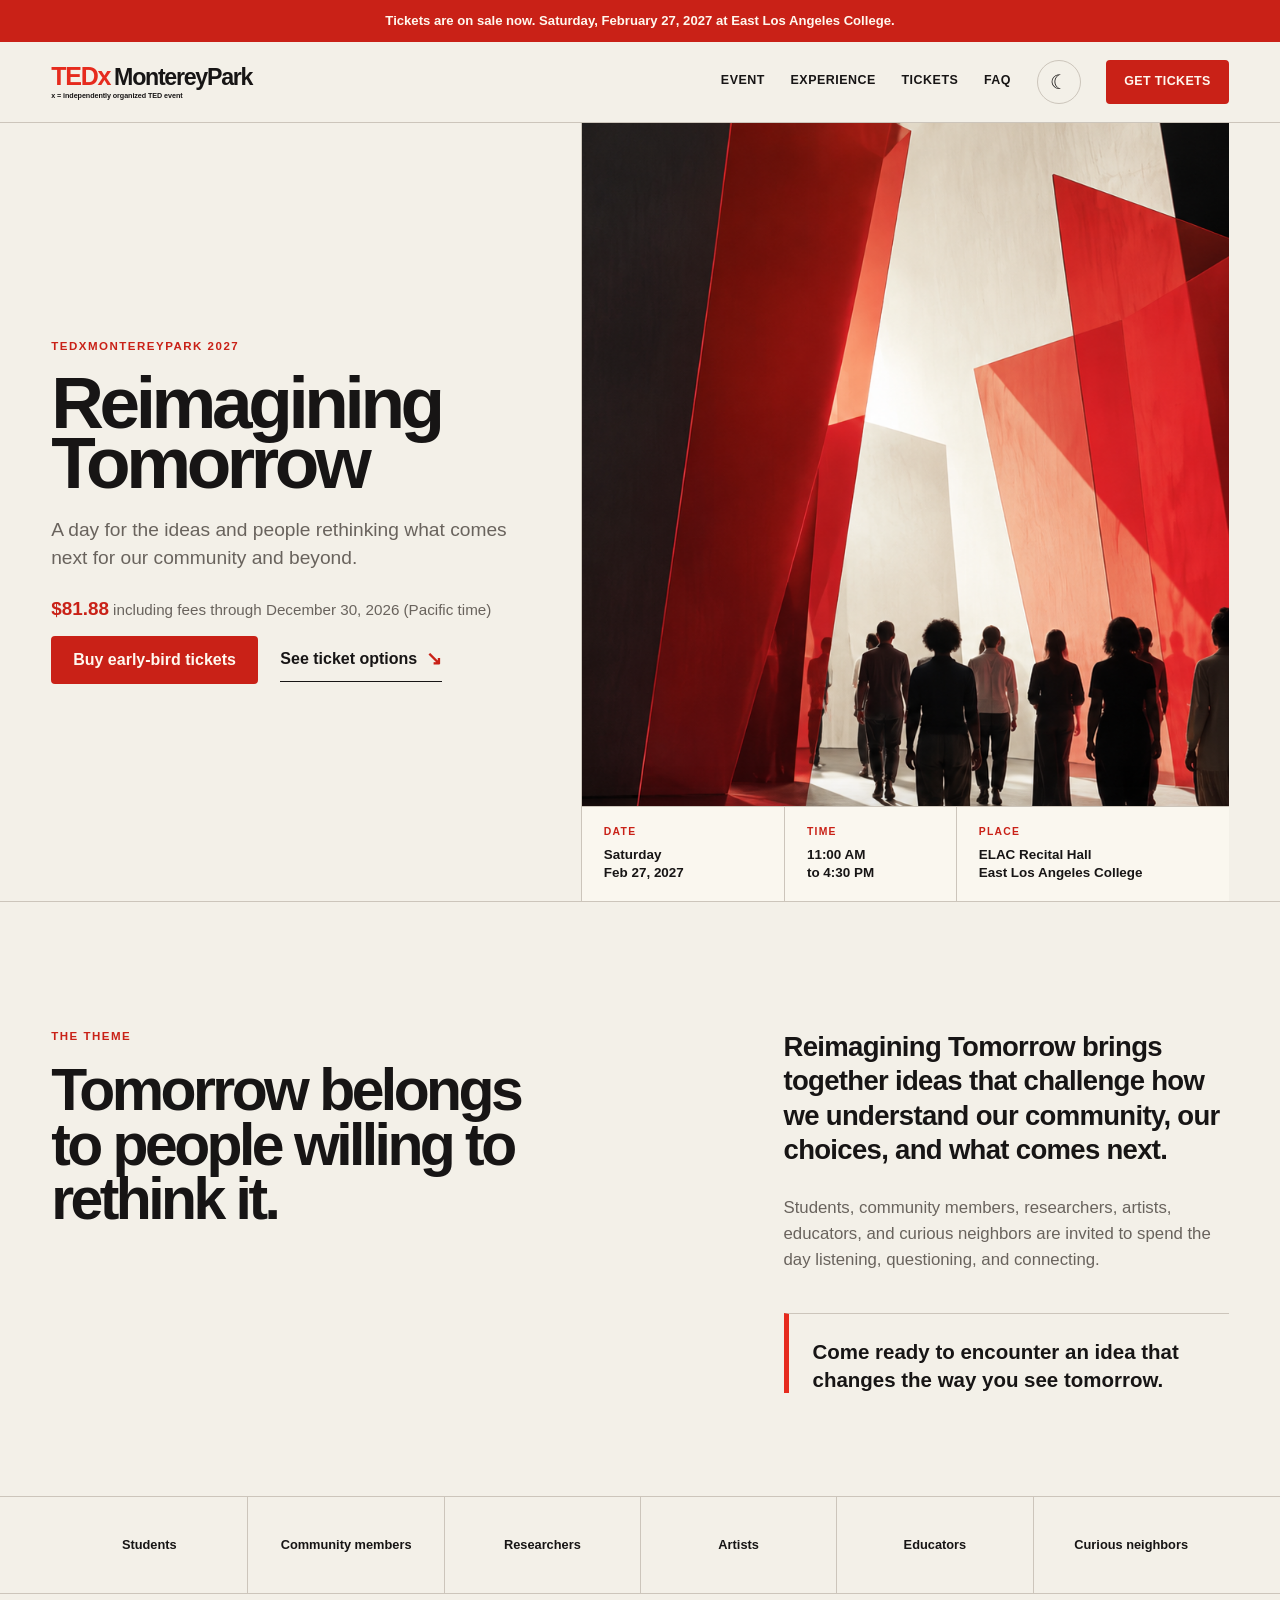
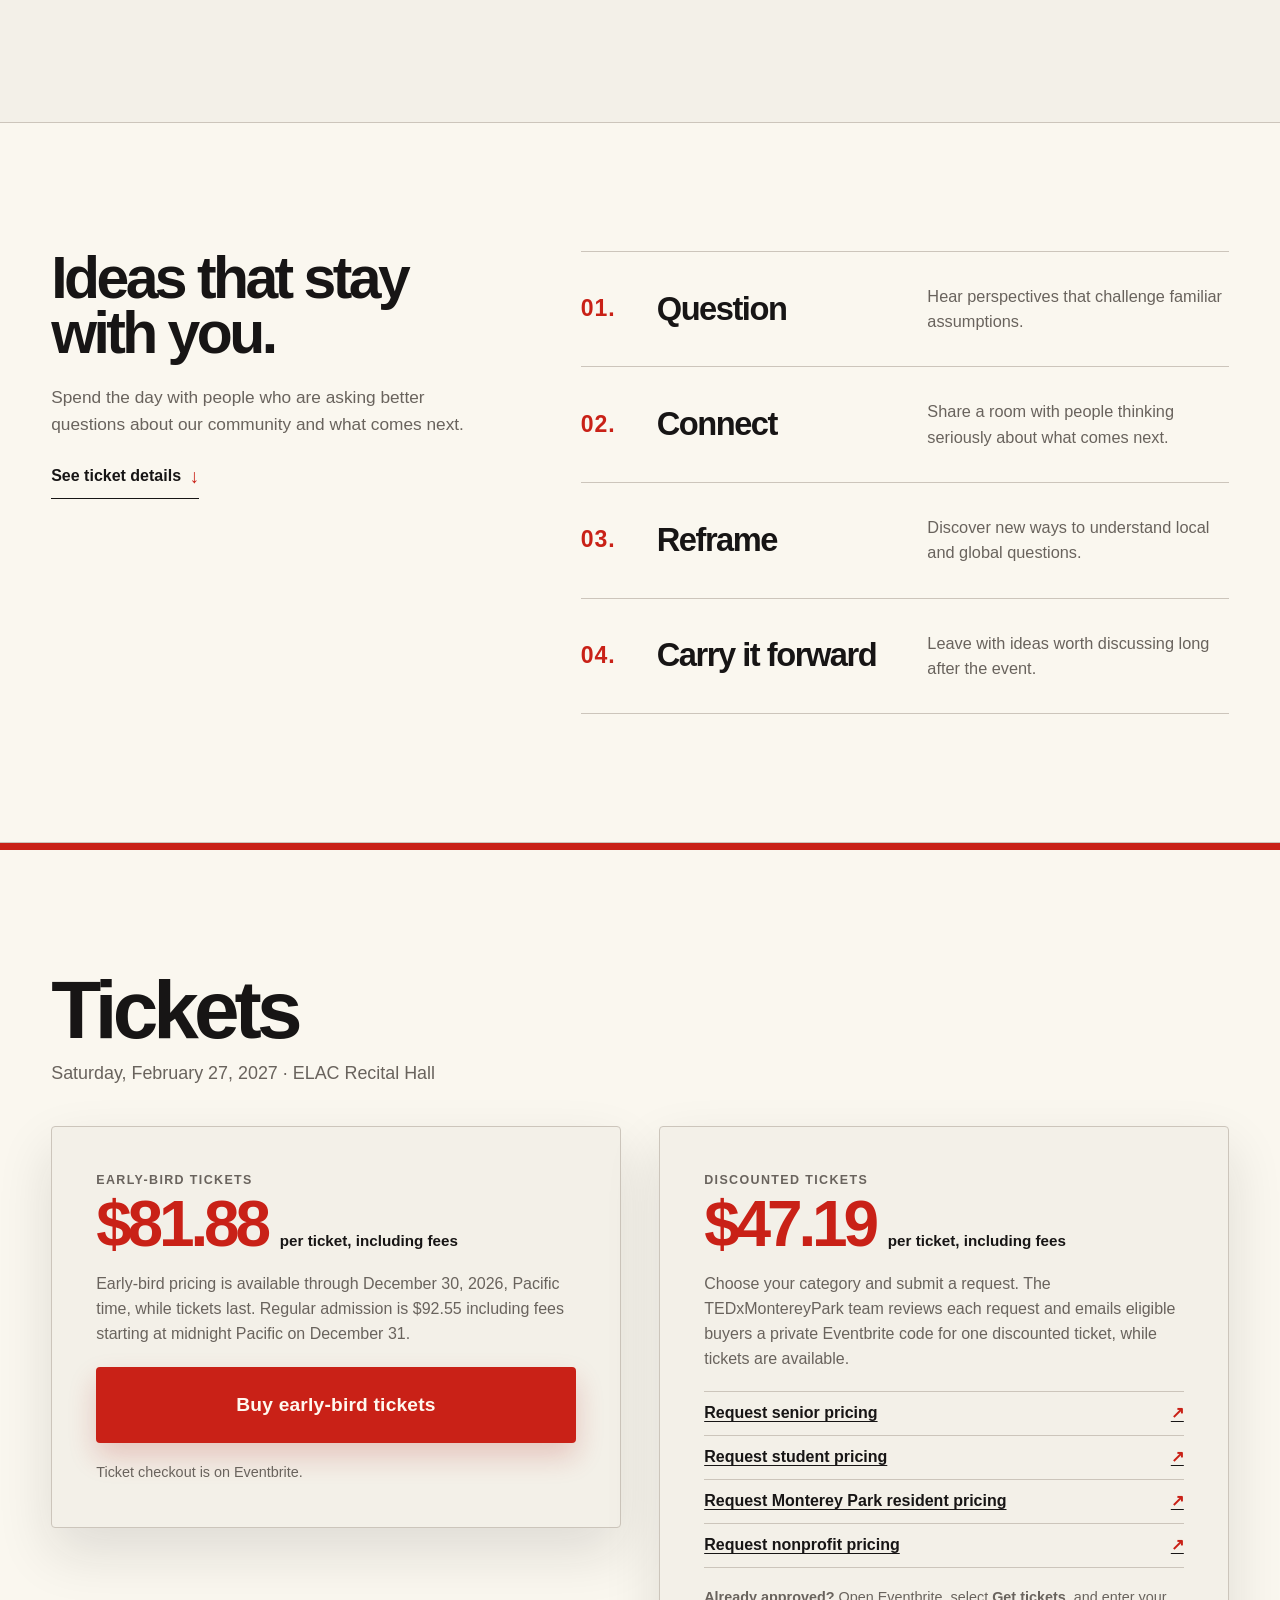
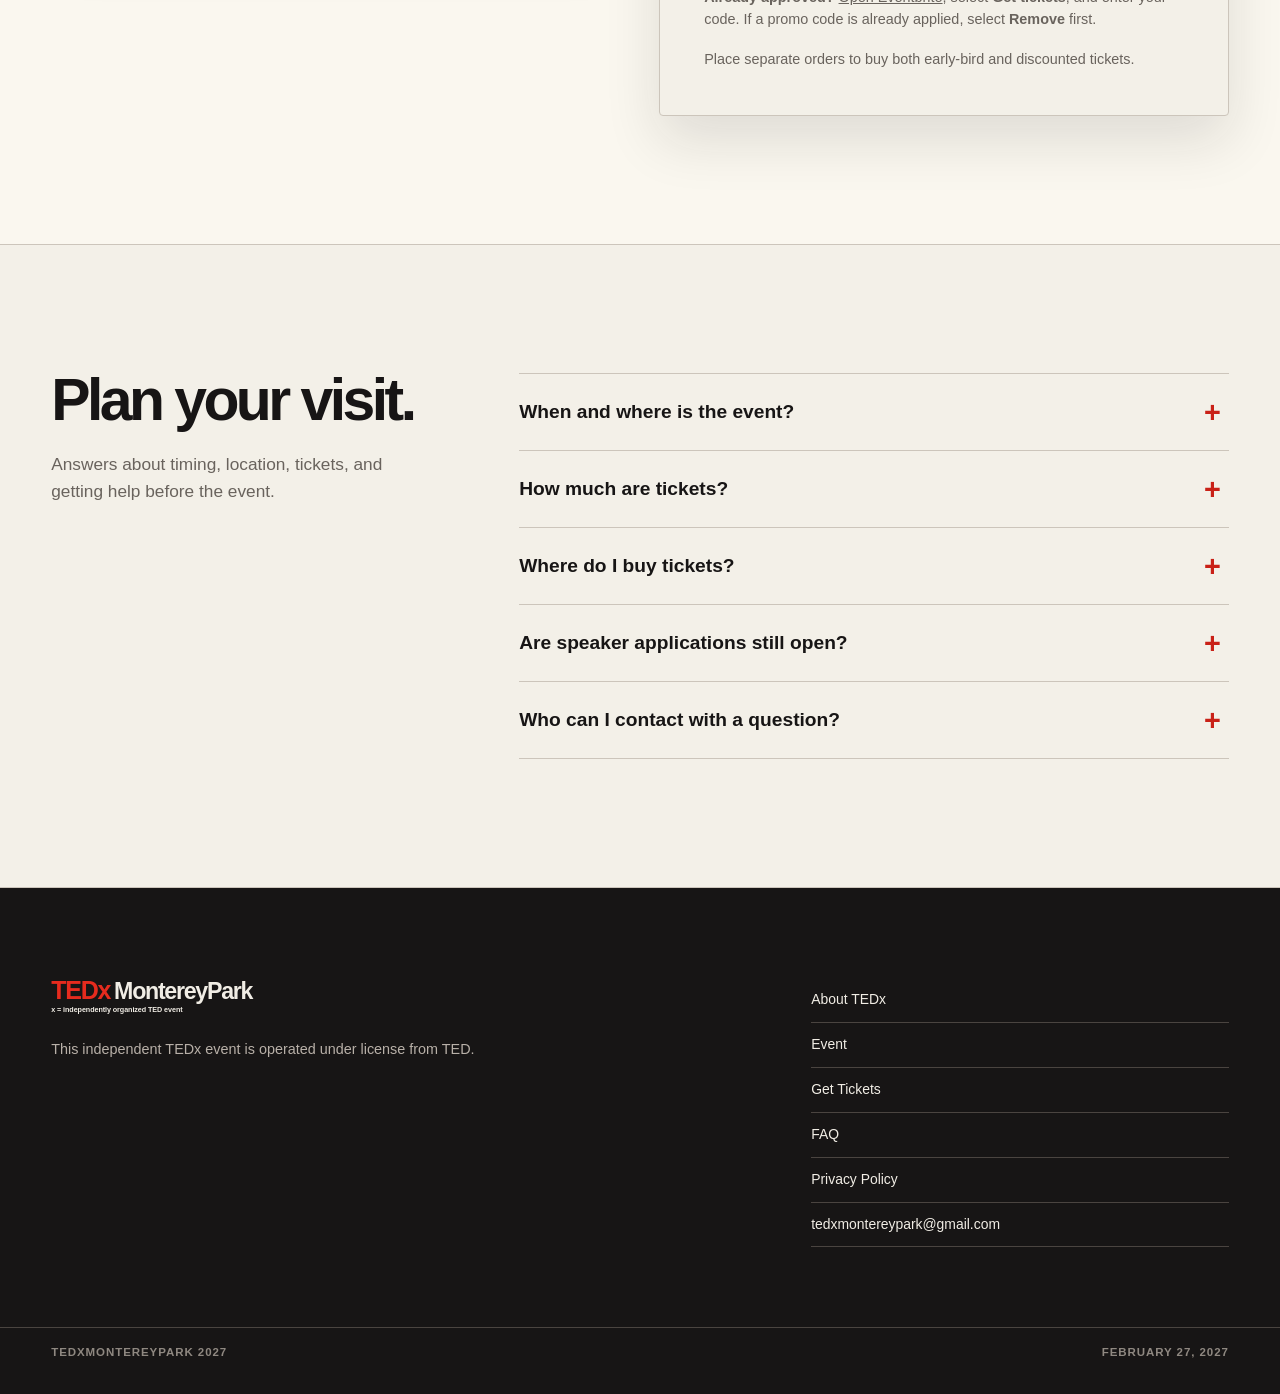
<file: index.html>
<!doctype html>
<html lang="en">
  <head>
    <meta charset="utf-8">
    <meta name="viewport" content="width=device-width, initial-scale=1">
    <meta name="theme-color" content="#f3f0e8">
    <title>TEDxMontereyPark 2027 | Reimagining Tomorrow</title>
    <meta
      name="description"
      content="Join TEDxMontereyPark: Reimagining Tomorrow at East Los Angeles College on February 27, 2027. Tickets are available through Eventbrite."
    >
    <link rel="canonical" href="https://www.tedxmontereypark.com/">
    <meta property="og:title" content="TEDxMontereyPark: Reimagining Tomorrow">
    <meta
      property="og:description"
      content="Join us February 27, 2027 at ELAC Recital Hall for a day of ideas rethinking what comes next. Tickets are available now."
    >
    <meta property="og:type" content="website">
    <meta property="og:site_name" content="TEDxMontereyPark">
    <meta property="og:url" content="https://www.tedxmontereypark.com/">
    <meta property="og:image" content="https://www.tedxmontereypark.com/tedx-monterey-park-eventbrite-featured-2160x1080.png">
    <meta property="og:image:secure_url" content="https://www.tedxmontereypark.com/tedx-monterey-park-eventbrite-featured-2160x1080.png">
    <meta property="og:image:type" content="image/png">
    <meta property="og:image:width" content="2160">
    <meta property="og:image:height" content="1080">
    <meta property="og:image:alt" content="TEDxMontereyPark: Reimagining Tomorrow, February 27, 2027 at ELAC Recital Hall">
    <meta name="twitter:card" content="summary_large_image">
    <meta name="twitter:title" content="TEDxMontereyPark: Reimagining Tomorrow">
    <meta name="twitter:description" content="Join us February 27, 2027 at ELAC Recital Hall. Tickets are available now.">
    <meta name="twitter:image" content="https://www.tedxmontereypark.com/tedx-monterey-park-eventbrite-featured-2160x1080.png">
    <meta name="twitter:image:alt" content="TEDxMontereyPark: Reimagining Tomorrow, February 27, 2027 at ELAC Recital Hall">
    <link rel="icon" href="TEDxMPK.png">
    <link rel="stylesheet" href="styles.css?v=13">
    <script>
      document.documentElement.classList.add('js');
    </script>
    <script type="application/ld+json">
      {
        "@context": "https://schema.org",
        "@type": "Event",
        "name": "TEDxMontereyPark: Reimagining Tomorrow",
        "startDate": "2027-02-27T11:00:00-08:00",
        "endDate": "2027-02-27T16:30:00-08:00",
        "eventStatus": "https://schema.org/EventScheduled",
        "eventAttendanceMode": "https://schema.org/OfflineEventAttendanceMode",
        "image": "https://www.tedxmontereypark.com/tedx-monterey-park-eventbrite-featured-2160x1080.png",
        "location": {
          "@type": "Place",
          "name": "ELAC Recital Hall, East Los Angeles College",
          "address": {
            "@type": "PostalAddress",
            "addressLocality": "Monterey Park",
            "addressRegion": "CA",
            "addressCountry": "US"
          }
        },
        "organizer": {
          "@type": "Organization",
          "name": "TEDxMontereyPark"
        },
        "offers": [
          {
            "@type": "Offer",
            "name": "Early-bird general admission",
            "url": "https://www.eventbrite.com/e/tedxmonterey-park-reimagining-tomorrow-tickets-2001386613236",
            "price": "81.88",
            "priceCurrency": "USD",
            "availability": "https://schema.org/InStock",
            "validThrough": "2026-12-30T23:59:59-08:00"
          },
          {
            "@type": "Offer",
            "name": "Regular general admission",
            "url": "https://www.eventbrite.com/e/tedxmonterey-park-reimagining-tomorrow-tickets-2001386613236",
            "price": "92.55",
            "priceCurrency": "USD",
            "validFrom": "2026-12-31T00:00:00-08:00"
          }
        ],
        "description": "A day for the ideas and people rethinking what comes next for our community and beyond."
      }
    </script>
  </head>
  <body>
    <a class="skip-link" href="#main-content">Skip to main content</a>

    <div class="status-bar">
      <span>Tickets are on sale now. Saturday, February 27, 2027 at East Los Angeles College.</span>
    </div>

    <header class="site-header" data-header>
      <div class="shell header-inner">
        <a class="wordmark" href="#top" aria-label="TEDxMontereyPark home">
          <span class="wordmark-main"><span>TEDx</span>MontereyPark</span>
          <span class="wordmark-note">x = independently organized TED event</span>
        </a>

        <button
          class="menu-button"
          type="button"
          aria-expanded="false"
          aria-controls="site-navigation"
          data-menu-button
        >Menu</button>

        <nav class="site-nav" id="site-navigation" aria-label="Primary navigation" data-navigation>
          <a href="#event">Event</a>
          <a href="#experience">Experience</a>
          <a href="#tickets">Tickets</a>
          <a href="#questions">FAQ</a>
          <button class="theme-button" type="button" data-theme-toggle aria-label="Switch to dark theme" title="Switch to dark theme">
            <span class="theme-icon" data-theme-icon aria-hidden="true">&#9790;</span>
          </button>
          <a class="button button-small" href="https://www.eventbrite.com/e/tedxmonterey-park-reimagining-tomorrow-tickets-2001386613236" target="_blank" rel="noreferrer">Get Tickets</a>
        </nav>
      </div>
    </header>

    <main id="main-content">
      <section class="hero" id="top" aria-labelledby="hero-title">
        <div class="shell hero-grid">
          <div class="hero-copy">
            <p class="eyebrow">TEDxMontereyPark 2027</p>
            <h1 id="hero-title">Reimagining<br>Tomorrow</h1>
            <p class="hero-lede">A day for the ideas and people rethinking what comes next for our community and beyond.</p>
            <div class="hero-tickets">
              <p class="hero-ticket-price">
                <strong data-admission-price>$81.88</strong> including fees<span data-early-bird> through December 30, 2026 (Pacific time)</span>
              </p>
              <div class="button-row">
                <a class="button" href="https://www.eventbrite.com/e/tedxmonterey-park-reimagining-tomorrow-tickets-2001386613236" target="_blank" rel="noreferrer" data-admission-cta>Buy tickets</a>
                <a class="text-link" href="#tickets">See ticket options <span aria-hidden="true">↘</span></a>
              </div>
            </div>
          </div>

          <div class="hero-media">
            <img
              src="reimagining-tomorrow-hero.png"
              alt="Community figures walking through a red architectural installation toward light"
              width="1586"
              height="992"
            >
            <dl class="event-facts" aria-label="Event details">
              <div>
                <dt>Date</dt>
                <dd><time datetime="2027-02-27">Saturday<br>Feb 27, 2027</time></dd>
              </div>
              <div>
                <dt>Time</dt>
                <dd><time datetime="2027-02-27T11:00:00-08:00">11:00 AM</time><br>to 4:30 PM</dd>
              </div>
              <div>
                <dt>Place</dt>
                <dd>ELAC Recital Hall<br>East Los Angeles College</dd>
              </div>
            </dl>
          </div>
        </div>
      </section>

      <section class="theme-section" id="event" aria-labelledby="event-title">
        <div class="shell split-layout reveal">
          <div class="section-heading">
            <p class="eyebrow">The theme</p>
            <h2 id="event-title">Tomorrow belongs to people willing to rethink it.</h2>
          </div>
          <div class="prose-column">
            <p class="lede">Reimagining Tomorrow brings together ideas that challenge how we understand our community, our choices, and what comes next.</p>
            <p>Students, community members, researchers, artists, educators, and curious neighbors are invited to spend the day listening, questioning, and connecting.</p>
            <blockquote>
              <p>Come ready to encounter an idea that changes the way you see tomorrow.</p>
            </blockquote>
          </div>
        </div>

        <div class="shell audience-list reveal" aria-label="People invited to attend">
          <span>Students</span>
          <span>Community members</span>
          <span>Researchers</span>
          <span>Artists</span>
          <span>Educators</span>
          <span>Curious neighbors</span>
        </div>
      </section>

      <section class="idea-section" id="experience" aria-labelledby="experience-title">
        <div class="shell idea-grid reveal">
          <div class="idea-intro">
            <h2 id="experience-title">Ideas that stay with you.</h2>
            <p>Spend the day with people who are asking better questions about our community and what comes next.</p>
            <a class="text-link" href="#tickets">See ticket details <span aria-hidden="true">↓</span></a>
          </div>

          <ol class="criteria-list" aria-label="What attendees can expect">
            <li>
              <span>Question</span>
              <p>Hear perspectives that challenge familiar assumptions.</p>
            </li>
            <li>
              <span>Connect</span>
              <p>Share a room with people thinking seriously about what comes next.</p>
            </li>
            <li>
              <span>Reframe</span>
              <p>Discover new ways to understand local and global questions.</p>
            </li>
            <li>
              <span>Carry&nbsp;it&nbsp;forward</span>
              <p>Leave with ideas worth discussing long after the event.</p>
            </li>
          </ol>
        </div>
      </section>

      <section class="ticket-note" id="tickets" aria-labelledby="ticket-title">
        <div class="shell ticket-note-inner reveal">
          <div class="ticket-note-copy">
            <h2 id="ticket-title">Tickets</h2>
            <p>Saturday, February 27, 2027 · ELAC Recital Hall</p>
          </div>
          <section class="ticket-purchase" aria-labelledby="admission-title">
            <h3 class="ticket-type" id="admission-title">General admission</h3>
            <p class="ticket-price"><strong data-admission-price>$81.88</strong> <span>per ticket, including fees</span></p>
            <p class="ticket-detail" data-early-bird>
              Early-bird pricing is available through December 30, 2026, Pacific time, while tickets last.
              Regular admission is $92.55 including fees starting at <time id="early-bird-cutoff" datetime="2026-12-31T00:00:00-08:00">midnight Pacific on December 31</time>.
            </p>
            <a
              class="button ticket-button"
              href="https://www.eventbrite.com/e/tedxmonterey-park-reimagining-tomorrow-tickets-2001386613236"
              target="_blank"
              rel="noreferrer"
              data-admission-cta
            >Buy tickets</a>
            <p class="ticket-platform">Ticket checkout is on Eventbrite.</p>
          </section>
          <section class="ticket-purchase" id="discount-tickets" aria-labelledby="discount-title">
            <h3 class="ticket-type" id="discount-title">Discounted tickets</h3>
            <p class="ticket-price"><strong>$47.19</strong> <span>per ticket, including fees</span></p>
            <p class="ticket-detail">Choose your category and submit a request. The TEDxMontereyPark team reviews each request and emails eligible buyers a private Eventbrite code for one discounted ticket, while tickets are available.</p>
            <ul class="ticket-request-list">
              <li><a href="https://docs.google.com/forms/d/e/1FAIpQLSc7QPgfWWhcPsg4zPMCnJke0xvg7lpiaowuKqm6LBdGk2pQuQ/viewform" target="_blank" rel="noreferrer">Request senior pricing <span aria-hidden="true">↗</span></a></li>
              <li><a href="https://docs.google.com/forms/d/e/1FAIpQLSchWhBhRR9GkQq-XTNdDbyyhhScDL2rfbhCchCofVI24rAuQg/viewform" target="_blank" rel="noreferrer">Request student pricing <span aria-hidden="true">↗</span></a></li>
              <li><a href="https://docs.google.com/forms/d/e/1FAIpQLSf1S-0bNSxCxzEA7fJ6ovSfJj0IqS6k1rQBQf1Xdh8ck48VNw/viewform" target="_blank" rel="noreferrer">Request Monterey Park resident pricing <span aria-hidden="true">↗</span></a></li>
              <li><a href="https://docs.google.com/forms/d/e/1FAIpQLSduQ8-HSkjXkfRAqrDj2CYBFk8Xni8TA20vgoTKDcTlrhoVmg/viewform" target="_blank" rel="noreferrer">Request nonprofit pricing <span aria-hidden="true">↗</span></a></li>
            </ul>
            <p class="ticket-platform"><strong>Already approved?</strong> <a href="https://www.eventbrite.com/e/tedxmonterey-park-reimagining-tomorrow-tickets-2001386613236" target="_blank" rel="noreferrer">Open Eventbrite</a>, select <strong>Get tickets</strong>, and enter your code. If a promo code is already applied, select <strong>Remove</strong> first.</p>
            <p class="ticket-platform" data-early-bird>Place separate orders to buy both early-bird and discounted tickets.</p>
          </section>
        </div>
      </section>

      <section class="faq-section" id="questions" aria-labelledby="faq-title">
        <div class="shell faq-layout reveal">
          <div class="section-heading">
            <h2 id="faq-title">Plan your visit.</h2>
            <p>Answers about timing, location, tickets, and getting help before the event.</p>
          </div>

          <div class="accordion">
            <details>
              <summary>When and where is the event?</summary>
              <p>Saturday, February 27, 2027, from 11:00 AM to 4:30 PM at ELAC Recital Hall, East Los Angeles College.</p>
            </details>
            <details>
              <summary>How much are tickets?</summary>
              <p><span data-early-bird>Early-bird tickets are $81.88 including fees through December 30, 2026, Pacific time. </span>Regular admission is $92.55 including fees<span data-early-bird> starting December 31</span>. <a href="#discount-tickets">Discounted tickets</a> are $47.19 including fees for eligible applicants.</p>
            </details>
            <details>
              <summary>Where do I buy tickets?</summary>
              <p>Buy general admission on <a href="https://www.eventbrite.com/e/tedxmonterey-park-reimagining-tomorrow-tickets-2001386613236" target="_blank" rel="noreferrer">Eventbrite</a>. For discounted tickets, <a href="#discount-tickets">request pricing</a> before you buy.</p>
            </details>
            <details>
              <summary>Are speaker applications still open?</summary>
              <p>The 2027 speaker application period closed on Friday, September 18, 2026.</p>
            </details>
            <details>
              <summary>Who can I contact with a question?</summary>
              <p>Email <a href="mailto:tedxmontereypark@gmail.com">tedxmontereypark@gmail.com</a> for event or accessibility questions.</p>
            </details>
          </div>
        </div>
      </section>
    </main>

    <footer class="site-footer">
      <div class="shell footer-grid">
        <div>
          <a class="wordmark wordmark-footer" href="#top" aria-label="TEDxMontereyPark home">
            <span class="wordmark-main"><span>TEDx</span>MontereyPark</span>
            <span class="wordmark-note">x = independently organized TED event</span>
          </a>
          <p class="license-line">This independent TEDx event is operated under license from TED.</p>
        </div>
        <div class="footer-links" aria-label="Footer links">
          <a href="https://www.ted.com/about/programs-initiatives/tedx-program" target="_blank" rel="noreferrer">About TEDx</a>
          <a href="#event">Event</a>
          <a href="https://www.eventbrite.com/e/tedxmonterey-park-reimagining-tomorrow-tickets-2001386613236" target="_blank" rel="noreferrer">Get Tickets</a>
          <a href="#questions">FAQ</a>
          <a href="privacy.html">Privacy Policy</a>
          <a href="mailto:tedxmontereypark@gmail.com">tedxmontereypark@gmail.com</a>
        </div>
      </div>
      <div class="shell footer-bottom">
        <p>TEDxMontereyPark 2027</p>
        <p>February 27, 2027</p>
      </div>
    </footer>

    <script src="script.js?v=12"></script>
  </body>
</html>
</file>
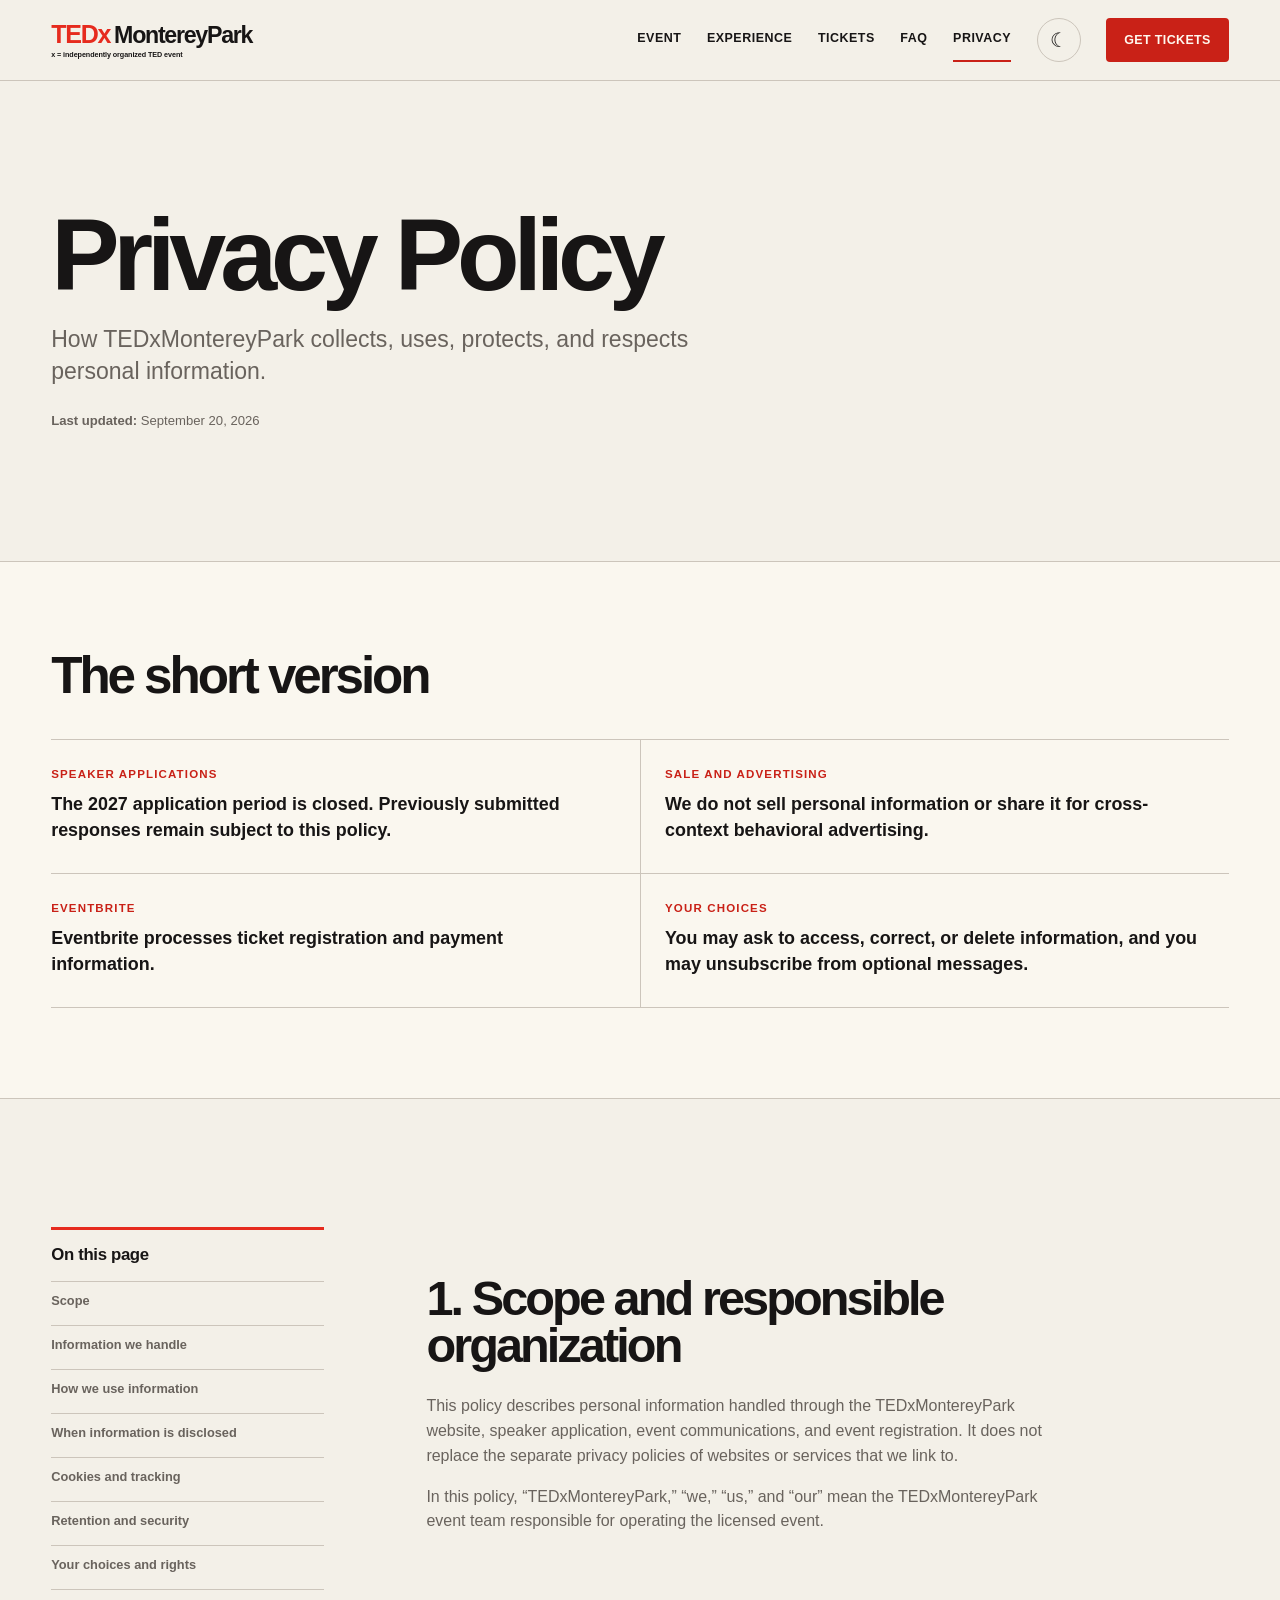
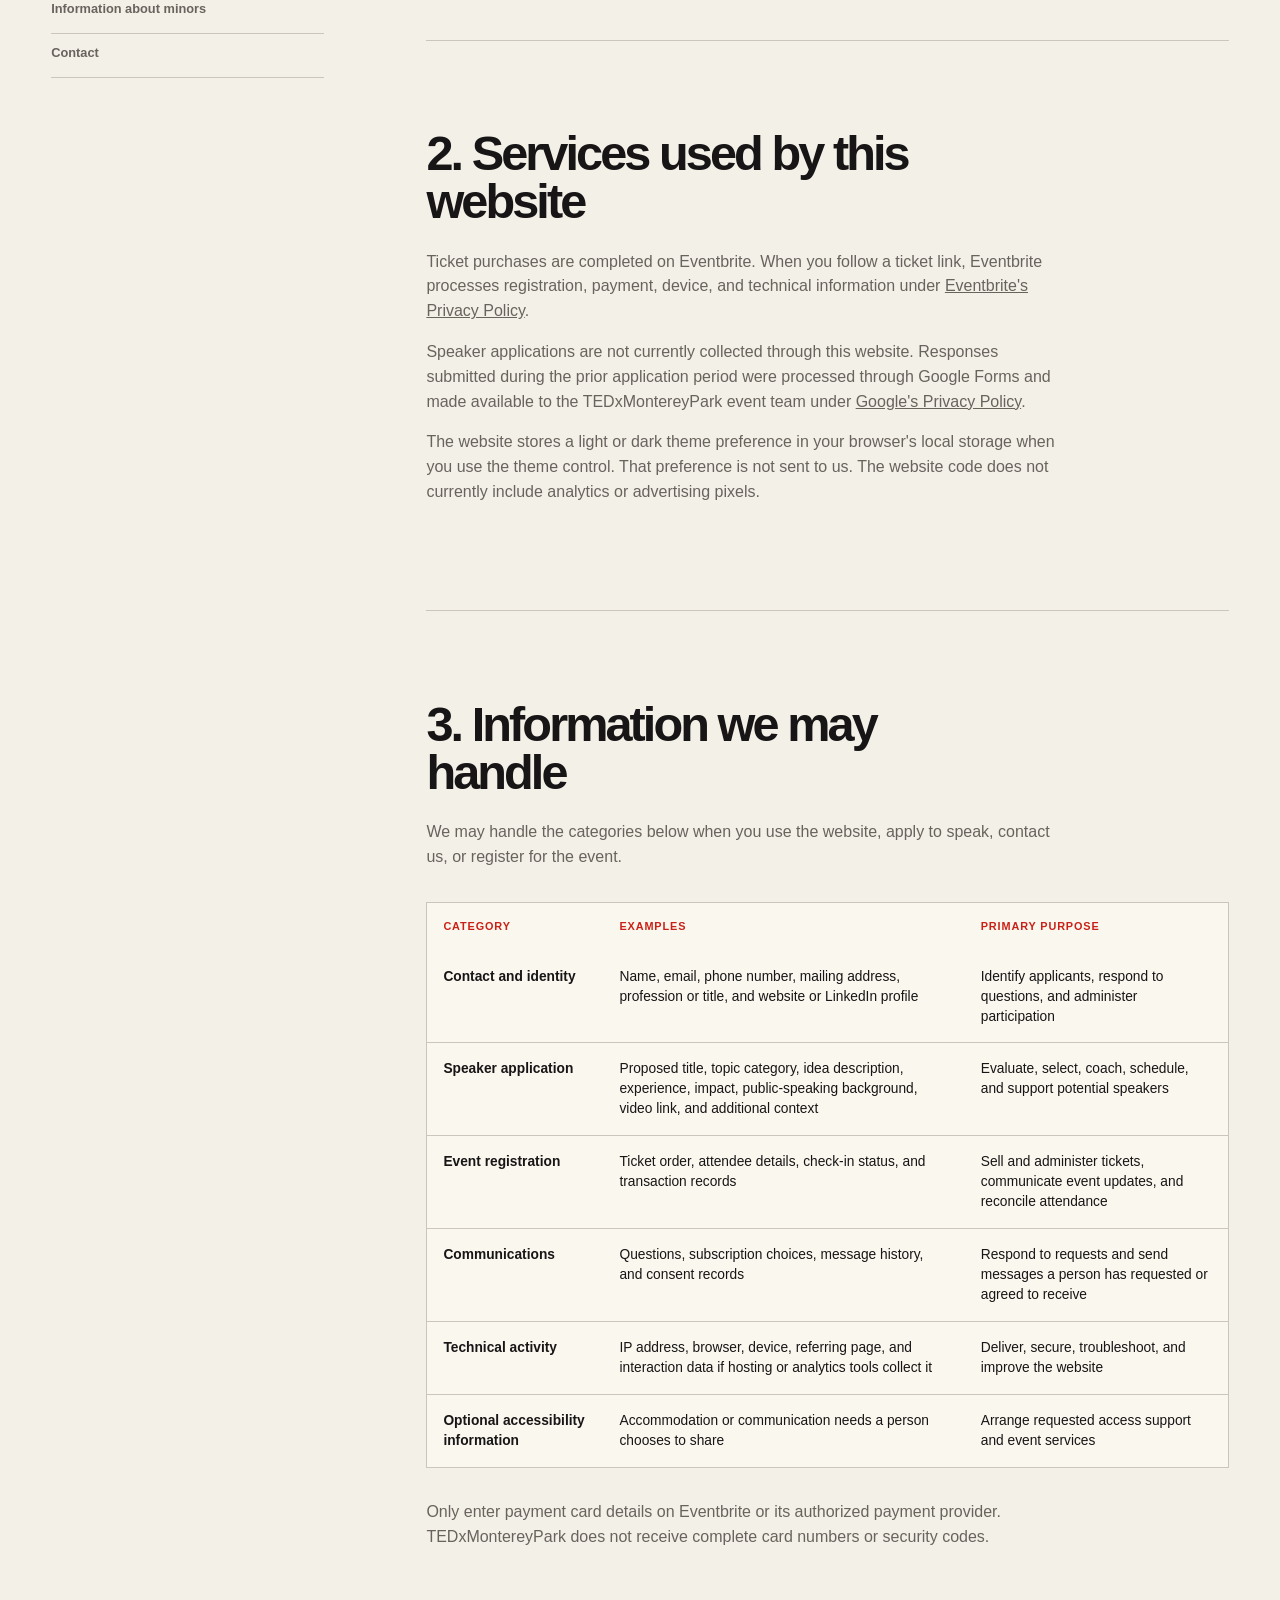
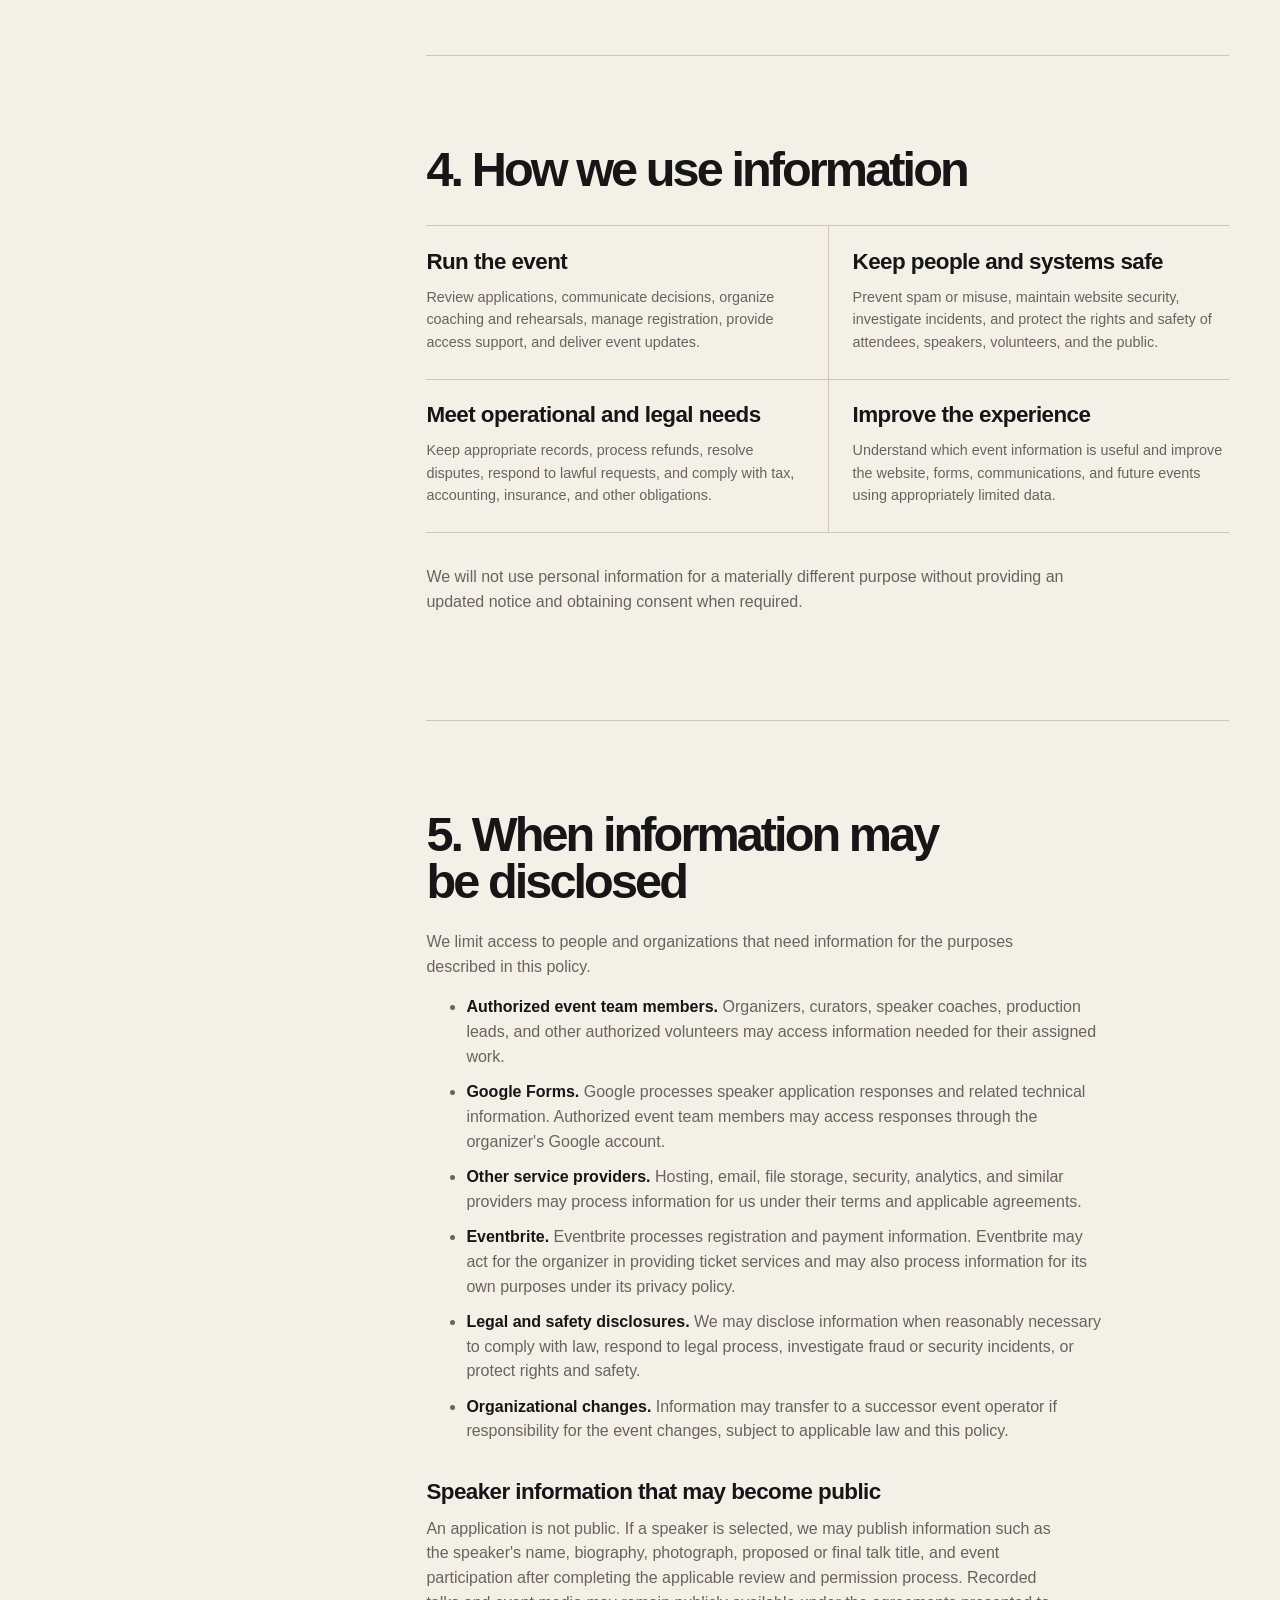
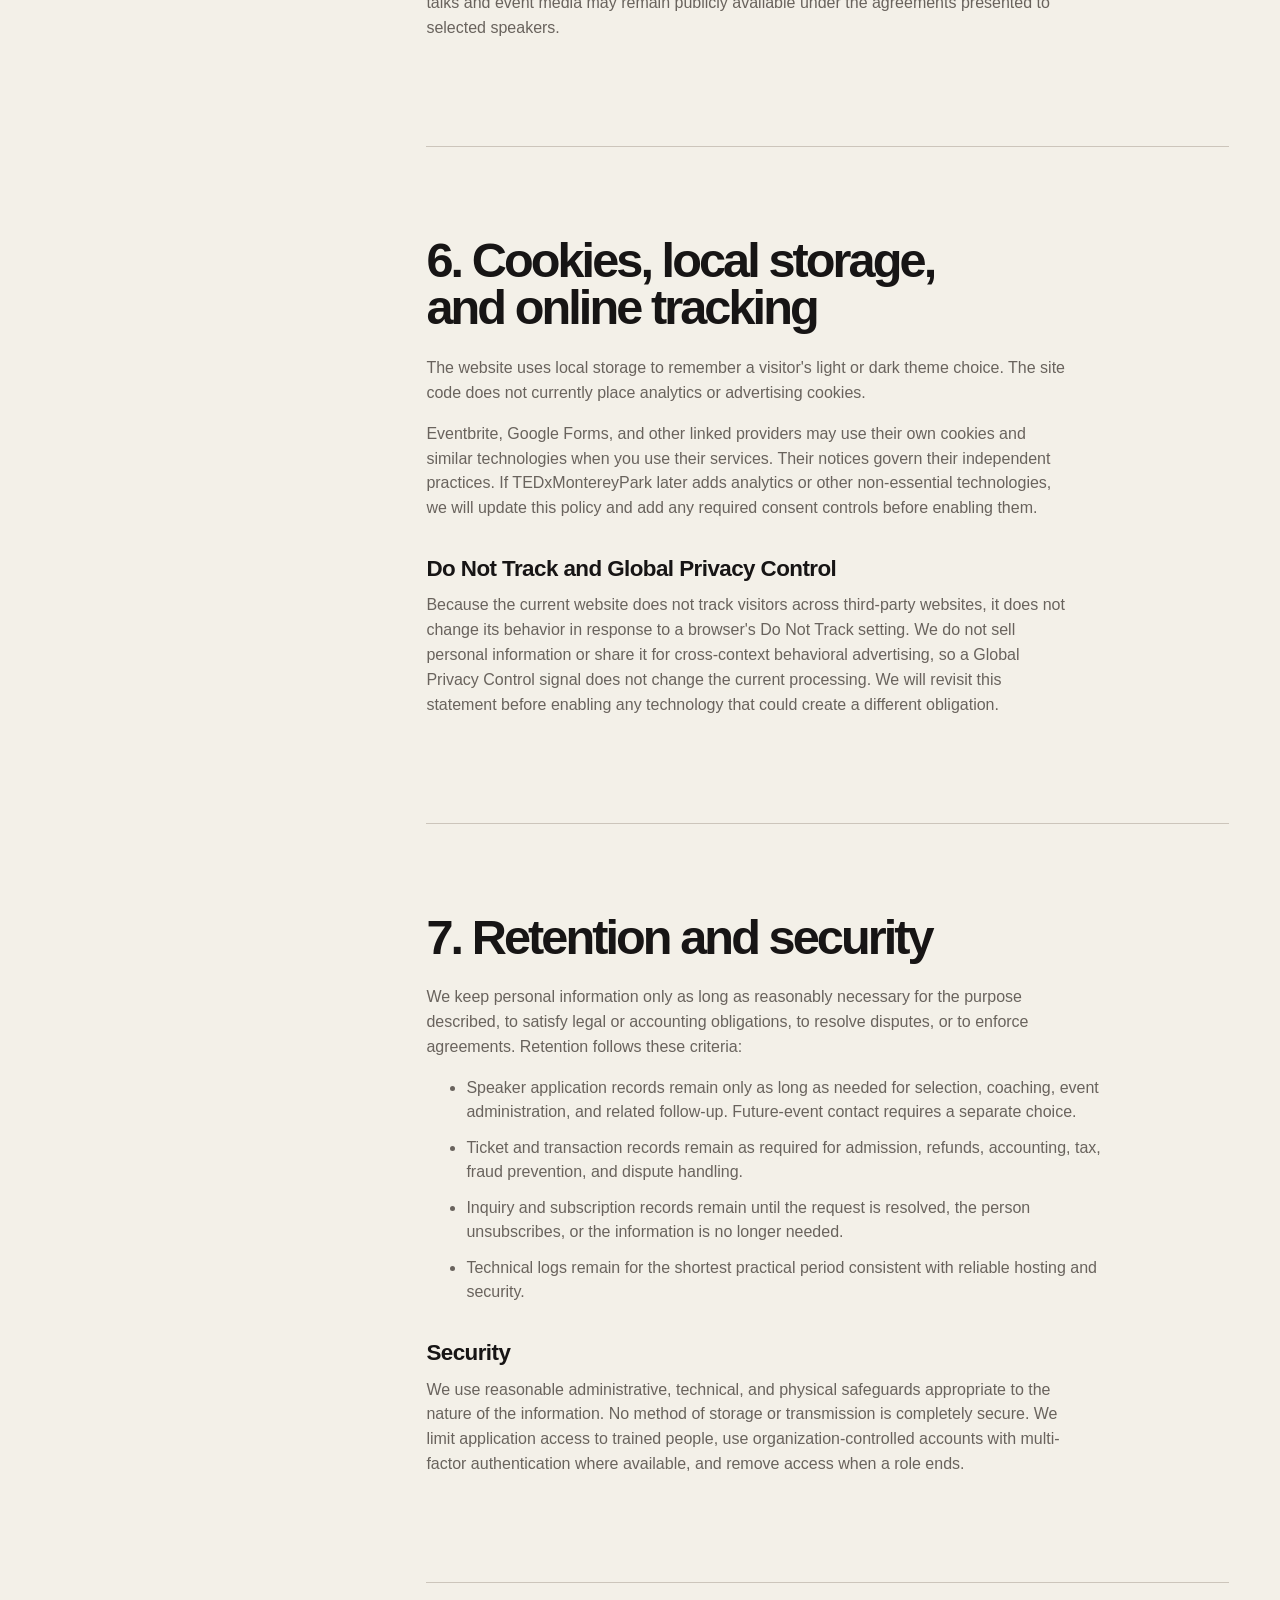
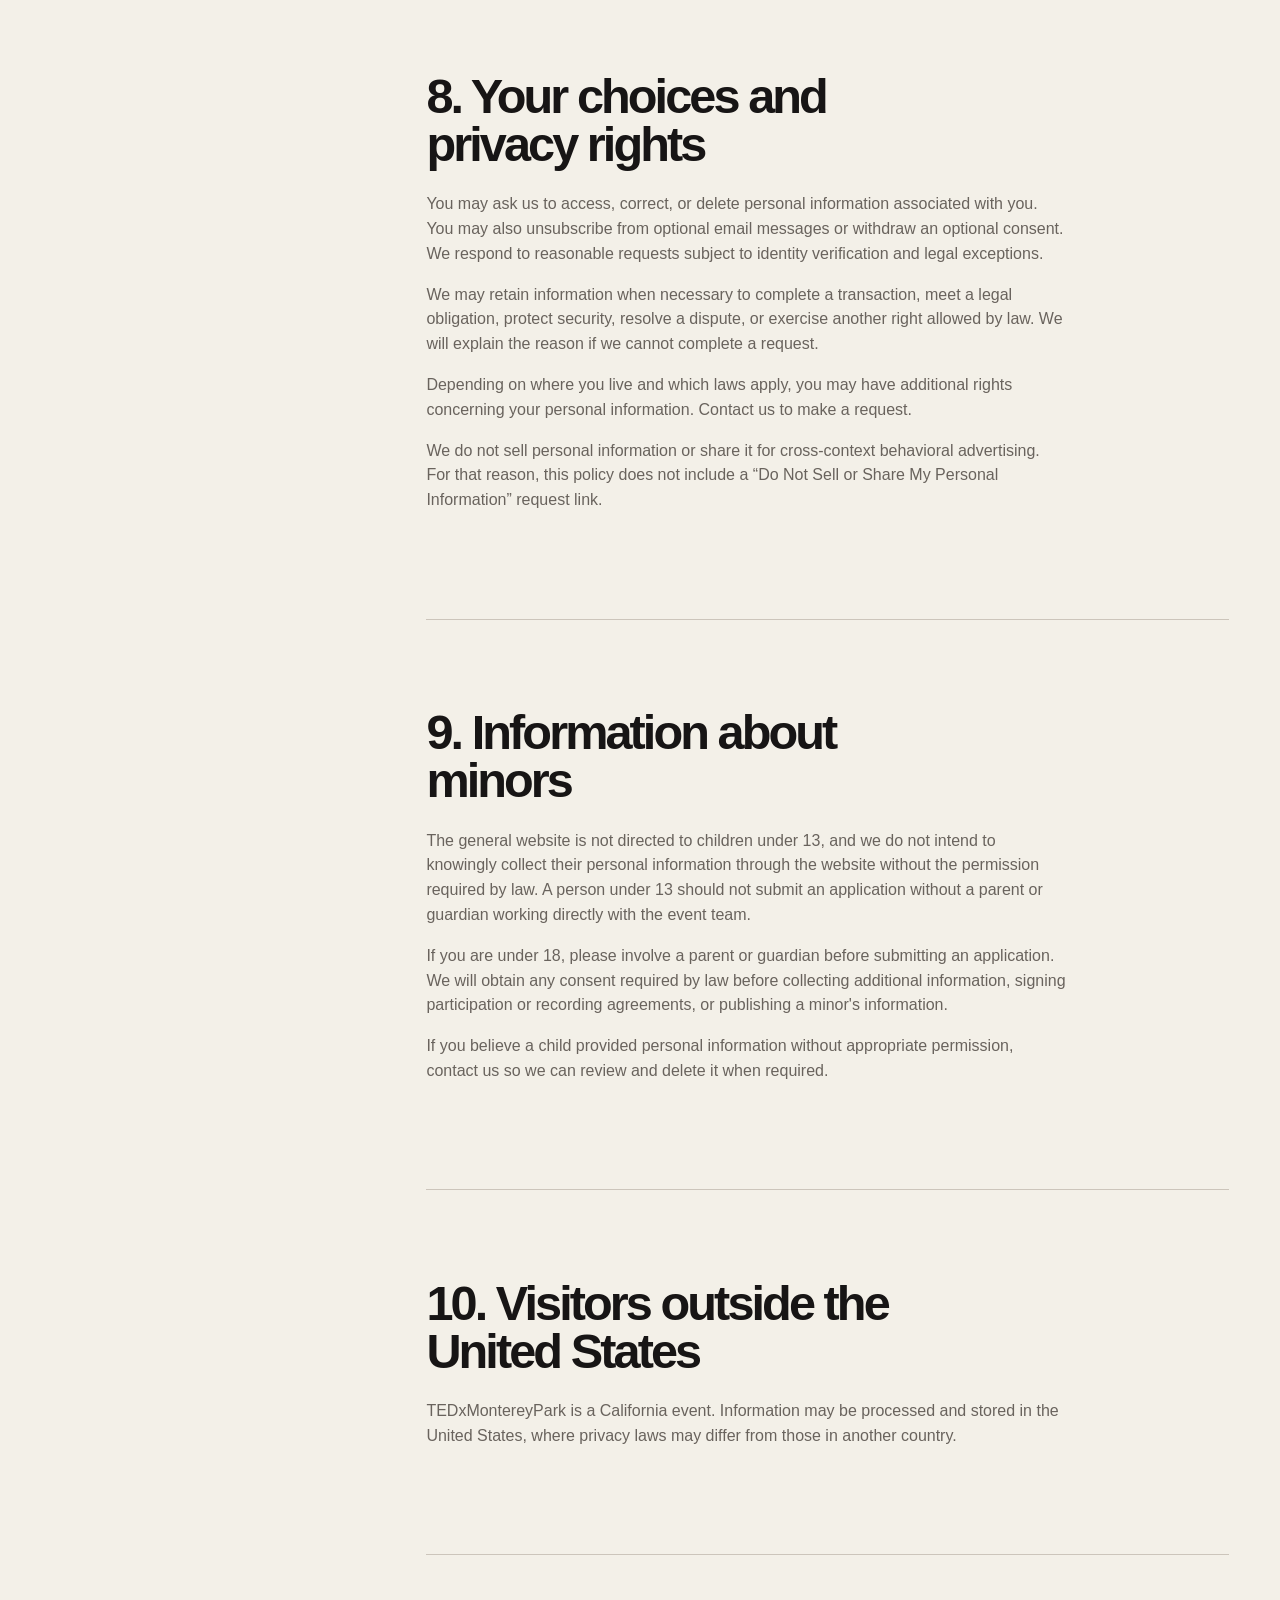
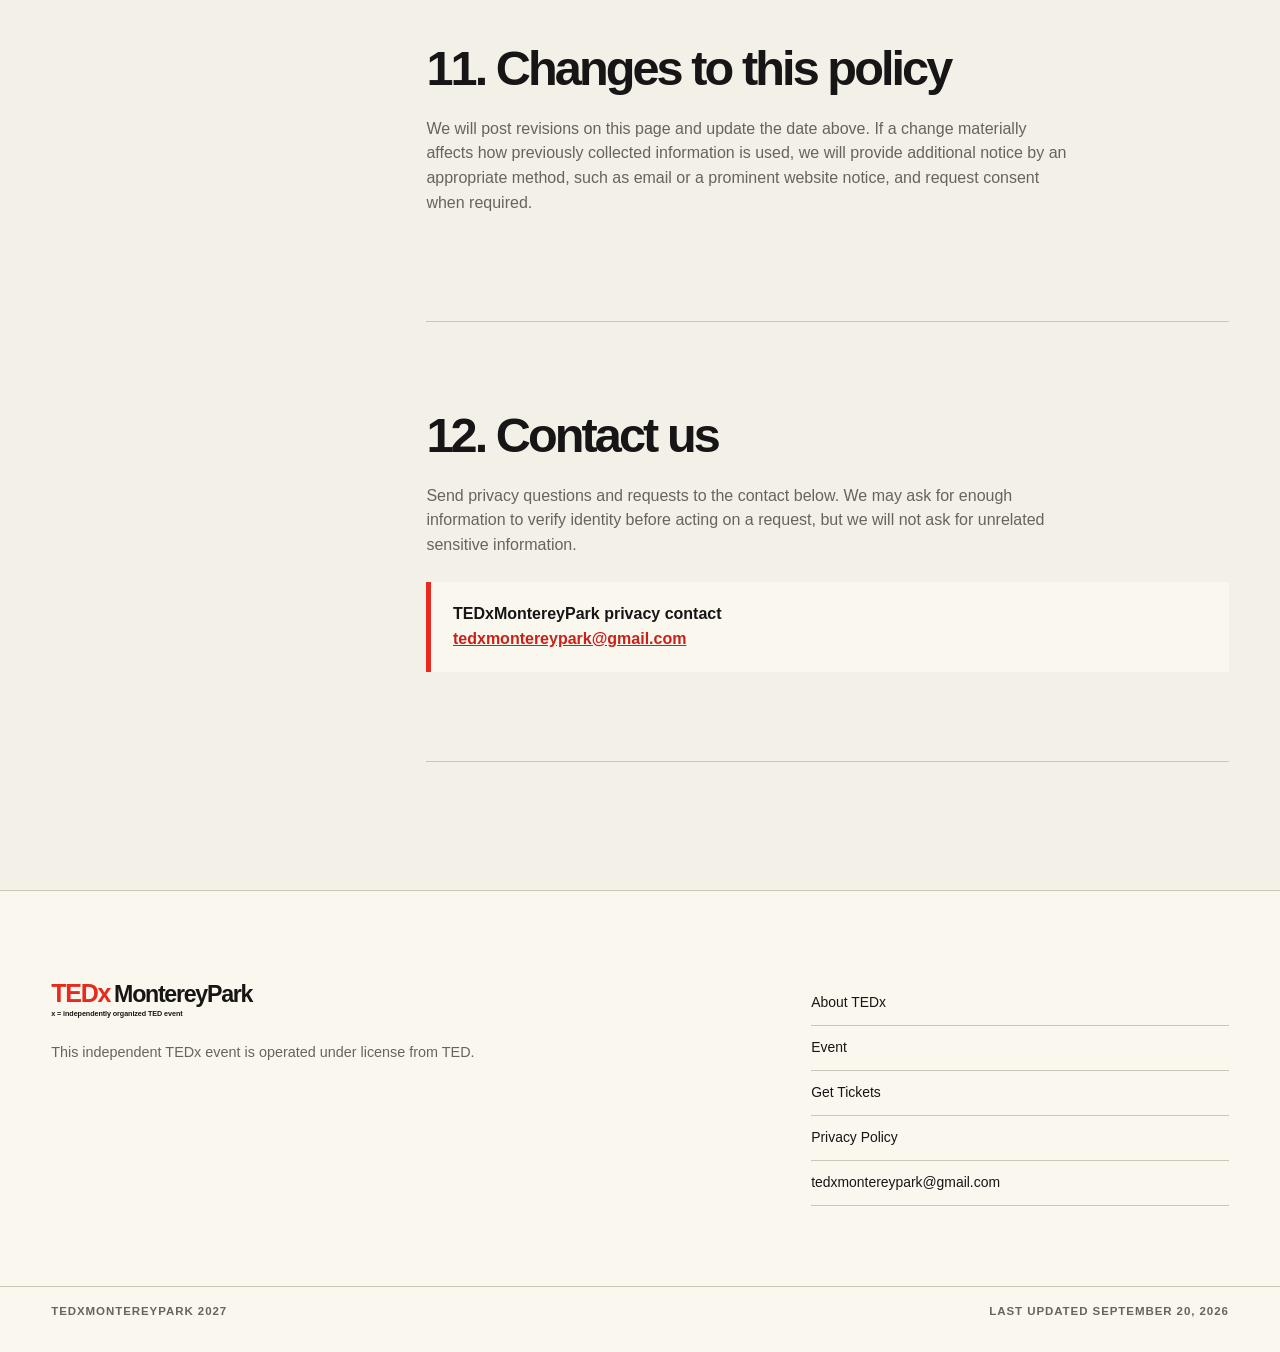
<file: privacy.html>
<!doctype html>
<html lang="en">
  <head>
    <meta charset="utf-8">
    <meta name="viewport" content="width=device-width, initial-scale=1">
    <meta name="theme-color" content="#f3f0e8">
    <title>Privacy Policy | TEDxMontereyPark</title>
    <meta
      name="description"
      content="Privacy policy for the TEDxMontereyPark website, event registration, event communications, and prior speaker applications."
    >
    <link rel="icon" href="TEDxMPK.png">
    <link rel="stylesheet" href="styles.css?v=11">
    <script>
      document.documentElement.classList.add('js');
    </script>
  </head>
  <body class="privacy-page">
    <a class="skip-link" href="#main-content">Skip to main content</a>

    <header class="site-header" data-header>
      <div class="shell header-inner">
        <a class="wordmark" href="index.html" aria-label="TEDxMontereyPark home">
          <span class="wordmark-main"><span>TEDx</span>MontereyPark</span>
          <span class="wordmark-note">x = independently organized TED event</span>
        </a>

        <button
          class="menu-button"
          type="button"
          aria-expanded="false"
          aria-controls="site-navigation"
          data-menu-button
        >Menu</button>

        <nav class="site-nav" id="site-navigation" aria-label="Primary navigation" data-navigation>
          <a href="index.html#event">Event</a>
          <a href="index.html#experience">Experience</a>
          <a href="index.html#tickets">Tickets</a>
          <a href="index.html#questions">FAQ</a>
          <a href="privacy.html" aria-current="page">Privacy</a>
          <button class="theme-button" type="button" data-theme-toggle aria-label="Switch to dark theme" title="Switch to dark theme">
            <span class="theme-icon" data-theme-icon aria-hidden="true">&#9790;</span>
          </button>
          <a class="button button-small" href="https://www.eventbrite.com/e/tedxmonterey-park-reimagining-tomorrow-tickets-2001386613236" target="_blank" rel="noreferrer">Get Tickets</a>
        </nav>
      </div>
    </header>

    <main id="main-content">
      <header class="privacy-hero" id="top">
        <div class="shell privacy-hero-inner">
          <h1>Privacy Policy</h1>
          <p class="privacy-lede">How TEDxMontereyPark collects, uses, protects, and respects personal information.</p>
          <p class="policy-date"><strong>Last updated:</strong> September 20, 2026</p>
        </div>
      </header>

      <section class="privacy-overview" aria-labelledby="overview-title">
        <div class="shell">
          <h2 id="overview-title">The short version</h2>
          <dl class="privacy-summary">
            <div>
              <dt>Speaker applications</dt>
              <dd>The 2027 application period is closed. Previously submitted responses remain subject to this policy.</dd>
            </div>
            <div>
              <dt>Sale and advertising</dt>
              <dd>We do not sell personal information or share it for cross-context behavioral advertising.</dd>
            </div>
            <div>
              <dt>Eventbrite</dt>
              <dd>Eventbrite processes ticket registration and payment information.</dd>
            </div>
            <div>
              <dt>Your choices</dt>
              <dd>You may ask to access, correct, or delete information, and you may unsubscribe from optional messages.</dd>
            </div>
          </dl>
        </div>
      </section>

      <div class="shell policy-layout">
        <aside class="policy-toc" aria-labelledby="toc-title">
          <h2 id="toc-title">On this page</h2>
          <nav aria-label="Privacy policy sections">
            <a href="#scope">Scope</a>
            <a href="#information">Information we handle</a>
            <a href="#uses">How we use information</a>
            <a href="#disclosures">When information is disclosed</a>
            <a href="#tracking">Cookies and tracking</a>
            <a href="#retention">Retention and security</a>
            <a href="#rights">Your choices and rights</a>
            <a href="#minors">Information about minors</a>
            <a href="#contact">Contact</a>
          </nav>
        </aside>

        <article class="policy-content">
          <section id="scope" aria-labelledby="scope-title">
            <h2 id="scope-title">1. Scope and responsible organization</h2>
            <p>This policy describes personal information handled through the TEDxMontereyPark website, speaker application, event communications, and event registration. It does not replace the separate privacy policies of websites or services that we link to.</p>
            <p>In this policy, “TEDxMontereyPark,” “we,” “us,” and “our” mean the TEDxMontereyPark event team responsible for operating the licensed event.</p>
          </section>

          <section id="current-services" aria-labelledby="services-title">
            <h2 id="services-title">2. Services used by this website</h2>
            <p>Ticket purchases are completed on Eventbrite. When you follow a ticket link, Eventbrite processes registration, payment, device, and technical information under <a href="https://www.eventbrite.com/help/en-us/articles/460838/eventbrite-privacy-policy/" target="_blank" rel="noreferrer">Eventbrite's Privacy Policy</a>.</p>
            <p>Speaker applications are not currently collected through this website. Responses submitted during the prior application period were processed through Google Forms and made available to the TEDxMontereyPark event team under <a href="https://policies.google.com/privacy" target="_blank" rel="noreferrer">Google's Privacy Policy</a>.</p>
            <p>The website stores a light or dark theme preference in your browser's local storage when you use the theme control. That preference is not sent to us. The website code does not currently include analytics or advertising pixels.</p>
          </section>

          <section id="information" aria-labelledby="information-title">
            <h2 id="information-title">3. Information we may handle</h2>
            <p>We may handle the categories below when you use the website, apply to speak, contact us, or register for the event.</p>

            <div class="policy-table-wrap" tabindex="0" role="region" aria-label="Personal information categories and purposes">
              <table class="policy-table">
                <thead>
                  <tr>
                    <th scope="col">Category</th>
                    <th scope="col">Examples</th>
                    <th scope="col">Primary purpose</th>
                  </tr>
                </thead>
                <tbody>
                  <tr>
                    <th scope="row">Contact and identity</th>
                    <td>Name, email, phone number, mailing address, profession or title, and website or LinkedIn profile</td>
                    <td>Identify applicants, respond to questions, and administer participation</td>
                  </tr>
                  <tr>
                    <th scope="row">Speaker application</th>
                    <td>Proposed title, topic category, idea description, experience, impact, public-speaking background, video link, and additional context</td>
                    <td>Evaluate, select, coach, schedule, and support potential speakers</td>
                  </tr>
                  <tr>
                    <th scope="row">Event registration</th>
                    <td>Ticket order, attendee details, check-in status, and transaction records</td>
                    <td>Sell and administer tickets, communicate event updates, and reconcile attendance</td>
                  </tr>
                  <tr>
                    <th scope="row">Communications</th>
                    <td>Questions, subscription choices, message history, and consent records</td>
                    <td>Respond to requests and send messages a person has requested or agreed to receive</td>
                  </tr>
                  <tr>
                    <th scope="row">Technical activity</th>
                    <td>IP address, browser, device, referring page, and interaction data if hosting or analytics tools collect it</td>
                    <td>Deliver, secure, troubleshoot, and improve the website</td>
                  </tr>
                  <tr>
                    <th scope="row">Optional accessibility information</th>
                    <td>Accommodation or communication needs a person chooses to share</td>
                    <td>Arrange requested access support and event services</td>
                  </tr>
                </tbody>
              </table>
            </div>

            <p>Only enter payment card details on Eventbrite or its authorized payment provider. TEDxMontereyPark does not receive complete card numbers or security codes.</p>
          </section>

          <section id="uses" aria-labelledby="uses-title">
            <h2 id="uses-title">4. How we use information</h2>
            <div class="policy-columns">
              <div>
                <h3>Run the event</h3>
                <p>Review applications, communicate decisions, organize coaching and rehearsals, manage registration, provide access support, and deliver event updates.</p>
              </div>
              <div>
                <h3>Keep people and systems safe</h3>
                <p>Prevent spam or misuse, maintain website security, investigate incidents, and protect the rights and safety of attendees, speakers, volunteers, and the public.</p>
              </div>
              <div>
                <h3>Meet operational and legal needs</h3>
                <p>Keep appropriate records, process refunds, resolve disputes, respond to lawful requests, and comply with tax, accounting, insurance, and other obligations.</p>
              </div>
              <div>
                <h3>Improve the experience</h3>
                <p>Understand which event information is useful and improve the website, forms, communications, and future events using appropriately limited data.</p>
              </div>
            </div>
            <p>We will not use personal information for a materially different purpose without providing an updated notice and obtaining consent when required.</p>
          </section>

          <section id="disclosures" aria-labelledby="disclosures-title">
            <h2 id="disclosures-title">5. When information may be disclosed</h2>
            <p>We limit access to people and organizations that need information for the purposes described in this policy.</p>
            <ul>
              <li><strong>Authorized event team members.</strong> Organizers, curators, speaker coaches, production leads, and other authorized volunteers may access information needed for their assigned work.</li>
              <li><strong>Google Forms.</strong> Google processes speaker application responses and related technical information. Authorized event team members may access responses through the organizer's Google account.</li>
              <li><strong>Other service providers.</strong> Hosting, email, file storage, security, analytics, and similar providers may process information for us under their terms and applicable agreements.</li>
              <li><strong>Eventbrite.</strong> Eventbrite processes registration and payment information. Eventbrite may act for the organizer in providing ticket services and may also process information for its own purposes under its privacy policy.</li>
              <li><strong>Legal and safety disclosures.</strong> We may disclose information when reasonably necessary to comply with law, respond to legal process, investigate fraud or security incidents, or protect rights and safety.</li>
              <li><strong>Organizational changes.</strong> Information may transfer to a successor event operator if responsibility for the event changes, subject to applicable law and this policy.</li>
            </ul>
            <h3>Speaker information that may become public</h3>
            <p>An application is not public. If a speaker is selected, we may publish information such as the speaker's name, biography, photograph, proposed or final talk title, and event participation after completing the applicable review and permission process. Recorded talks and event media may remain publicly available under the agreements presented to selected speakers.</p>
          </section>

          <section id="tracking" aria-labelledby="tracking-title">
            <h2 id="tracking-title">6. Cookies, local storage, and online tracking</h2>
            <p>The website uses local storage to remember a visitor's light or dark theme choice. The site code does not currently place analytics or advertising cookies.</p>
            <p>Eventbrite, Google Forms, and other linked providers may use their own cookies and similar technologies when you use their services. Their notices govern their independent practices. If TEDxMontereyPark later adds analytics or other non-essential technologies, we will update this policy and add any required consent controls before enabling them.</p>

            <h3>Do Not Track and Global Privacy Control</h3>
            <p>Because the current website does not track visitors across third-party websites, it does not change its behavior in response to a browser's Do Not Track setting. We do not sell personal information or share it for cross-context behavioral advertising, so a Global Privacy Control signal does not change the current processing. We will revisit this statement before enabling any technology that could create a different obligation.</p>
          </section>

          <section id="retention" aria-labelledby="retention-title">
            <h2 id="retention-title">7. Retention and security</h2>
            <p>We keep personal information only as long as reasonably necessary for the purpose described, to satisfy legal or accounting obligations, to resolve disputes, or to enforce agreements. Retention follows these criteria:</p>
            <ul>
              <li>Speaker application records remain only as long as needed for selection, coaching, event administration, and related follow-up. Future-event contact requires a separate choice.</li>
              <li>Ticket and transaction records remain as required for admission, refunds, accounting, tax, fraud prevention, and dispute handling.</li>
              <li>Inquiry and subscription records remain until the request is resolved, the person unsubscribes, or the information is no longer needed.</li>
              <li>Technical logs remain for the shortest practical period consistent with reliable hosting and security.</li>
            </ul>
            <h3>Security</h3>
            <p>We use reasonable administrative, technical, and physical safeguards appropriate to the nature of the information. No method of storage or transmission is completely secure. We limit application access to trained people, use organization-controlled accounts with multi-factor authentication where available, and remove access when a role ends.</p>
          </section>

          <section id="rights" aria-labelledby="rights-title">
            <h2 id="rights-title">8. Your choices and privacy rights</h2>
            <p>You may ask us to access, correct, or delete personal information associated with you. You may also unsubscribe from optional email messages or withdraw an optional consent. We respond to reasonable requests subject to identity verification and legal exceptions.</p>
            <p>We may retain information when necessary to complete a transaction, meet a legal obligation, protect security, resolve a dispute, or exercise another right allowed by law. We will explain the reason if we cannot complete a request.</p>
            <p>Depending on where you live and which laws apply, you may have additional rights concerning your personal information. Contact us to make a request.</p>
            <p>We do not sell personal information or share it for cross-context behavioral advertising. For that reason, this policy does not include a “Do Not Sell or Share My Personal Information” request link.</p>
          </section>

          <section id="minors" aria-labelledby="minors-title">
            <h2 id="minors-title">9. Information about minors</h2>
            <p>The general website is not directed to children under 13, and we do not intend to knowingly collect their personal information through the website without the permission required by law. A person under 13 should not submit an application without a parent or guardian working directly with the event team.</p>
            <p>If you are under 18, please involve a parent or guardian before submitting an application. We will obtain any consent required by law before collecting additional information, signing participation or recording agreements, or publishing a minor's information.</p>
            <p>If you believe a child provided personal information without appropriate permission, contact us so we can review and delete it when required.</p>
          </section>

          <section id="international" aria-labelledby="international-title">
            <h2 id="international-title">10. Visitors outside the United States</h2>
            <p>TEDxMontereyPark is a California event. Information may be processed and stored in the United States, where privacy laws may differ from those in another country.</p>
          </section>

          <section id="changes" aria-labelledby="changes-title">
            <h2 id="changes-title">11. Changes to this policy</h2>
            <p>We will post revisions on this page and update the date above. If a change materially affects how previously collected information is used, we will provide additional notice by an appropriate method, such as email or a prominent website notice, and request consent when required.</p>
          </section>

          <section id="contact" aria-labelledby="contact-title">
            <h2 id="contact-title">12. Contact us</h2>
            <p>Send privacy questions and requests to the contact below. We may ask for enough information to verify identity before acting on a request, but we will not ask for unrelated sensitive information.</p>
            <address class="privacy-contact">
              <strong>TEDxMontereyPark privacy contact</strong><br>
              <a href="mailto:tedxmontereypark@gmail.com">tedxmontereypark@gmail.com</a>
            </address>
          </section>
        </article>
      </div>
    </main>

    <footer class="site-footer">
      <div class="shell footer-grid">
        <div>
          <a class="wordmark wordmark-footer" href="index.html" aria-label="TEDxMontereyPark home">
            <span class="wordmark-main"><span>TEDx</span>MontereyPark</span>
            <span class="wordmark-note">x = independently organized TED event</span>
          </a>
          <p class="license-line">This independent TEDx event is operated under license from TED.</p>
        </div>
        <div class="footer-links" aria-label="Footer links">
          <a href="https://www.ted.com/about/programs-initiatives/tedx-program" target="_blank" rel="noreferrer">About TEDx</a>
          <a href="index.html#event">Event</a>
          <a href="https://www.eventbrite.com/e/tedxmonterey-park-reimagining-tomorrow-tickets-2001386613236" target="_blank" rel="noreferrer">Get Tickets</a>
          <a href="privacy.html" aria-current="page">Privacy Policy</a>
          <a href="mailto:tedxmontereypark@gmail.com">tedxmontereypark@gmail.com</a>
        </div>
      </div>
      <div class="shell footer-bottom">
        <p>TEDxMontereyPark 2027</p>
        <p>Last updated September 20, 2026</p>
      </div>
    </footer>

    <script src="script.js"></script>
  </body>
</html>
</file>
<file: styles.css>
:root {
  color-scheme: light;
  --red: #e62b1e;
  --red-text: #c92117;
  --red-action: #c92117;
  --red-action-hover: #ad1b13;
  --paper: #f3f0e8;
  --paper-raised: #faf7ef;
  --ink: #171515;
  --muted: #69635d;
  --line: #ccc5bb;
  --focus: #2256d8;
  --shadow: rgba(23, 21, 21, 0.12);
  --shell: 88rem;
  --gutter: clamp(1.1rem, 4vw, 3.5rem);
  --section-space: clamp(4.75rem, 10vw, 9rem);
  --radius: 4px;
}

:root[data-theme="dark"] {
  color-scheme: dark;
  --red: #e62b1e;
  --red-text: #ff675f;
  --red-action: #c92117;
  --red-action-hover: #ad1b13;
  --paper: #171515;
  --paper-raised: #211e1d;
  --ink: #f1ede5;
  --muted: #b8b0a8;
  --line: #4a4440;
  --focus: #87a9ff;
  --shadow: rgba(0, 0, 0, 0.28);
}

* {
  box-sizing: border-box;
}

html {
  scroll-behavior: smooth;
  scroll-padding-top: 6rem;
}

body {
  margin: 0;
  background: var(--paper);
  color: var(--ink);
  font-family: Arial, Helvetica, sans-serif;
  font-size: 1rem;
  line-height: 1.55;
  text-rendering: optimizeLegibility;
}

body,
input,
textarea,
select,
button {
  transition: background-color 180ms ease, border-color 180ms ease, color 180ms ease;
}

img {
  display: block;
  max-width: 100%;
}

a {
  color: inherit;
}

button,
input,
textarea,
select {
  font: inherit;
}

button,
a {
  -webkit-tap-highlight-color: transparent;
}

:focus-visible {
  outline: 3px solid var(--focus);
  outline-offset: 3px;
}

::selection {
  background: var(--red-action);
  color: #fff8ef;
}

.shell {
  width: min(100%, var(--shell));
  margin-inline: auto;
  padding-inline: var(--gutter);
}

.skip-link {
  position: fixed;
  z-index: 1000;
  top: 0.75rem;
  left: 0.75rem;
  padding: 0.8rem 1rem;
  background: var(--ink);
  color: var(--paper);
  font-weight: 700;
  transform: translateY(-180%);
}

.skip-link:focus {
  transform: translateY(0);
}

.status-bar {
  display: flex;
  align-items: center;
  justify-content: center;
  gap: 0.75rem;
  min-height: 2.6rem;
  padding: 0.55rem var(--gutter);
  background: var(--red-action);
  color: #fff8ef;
  font-size: 0.82rem;
  font-weight: 700;
  line-height: 1.25;
  text-align: center;
}

.site-header {
  position: sticky;
  z-index: 100;
  top: 0;
  border-bottom: 1px solid var(--line);
  background: var(--paper);
}

.header-inner {
  display: flex;
  min-height: 5rem;
  align-items: center;
  justify-content: space-between;
  gap: 2rem;
}

.wordmark {
  display: inline-flex;
  flex-direction: column;
  min-width: max-content;
  color: var(--ink);
  line-height: 1;
  text-decoration: none;
}

.wordmark-main {
  font-size: 1.45rem;
  font-weight: 700;
  letter-spacing: -0.055em;
}

.wordmark-main span {
  margin-right: 0.16em;
  color: var(--red);
  font-size: 1.08em;
  font-weight: 900;
}

.wordmark-note {
  margin-top: 0.22rem;
  font-size: 0.45rem;
  font-weight: 700;
  letter-spacing: -0.01em;
}

.site-nav {
  display: flex;
  align-items: center;
  justify-content: flex-end;
  gap: clamp(1rem, 2vw, 2rem);
}

.site-nav > a:not(.button),
.menu-button {
  min-height: 44px;
  border: 0;
  background: transparent;
  color: var(--ink);
  font-size: 0.78rem;
  font-weight: 700;
  letter-spacing: 0.04em;
  text-decoration: none;
  text-transform: uppercase;
}

.site-nav > a:not(.button) {
  display: inline-flex;
  align-items: center;
  border-bottom: 2px solid transparent;
}

.site-nav > a:not(.button):hover {
  border-bottom-color: var(--red);
}

.theme-button {
  display: inline-grid;
  width: 44px;
  min-width: 44px;
  min-height: 44px;
  place-items: center;
  border: 1px solid var(--line);
  border-radius: 50%;
  background: transparent;
  color: var(--ink);
  cursor: pointer;
}

.theme-button:hover {
  border-color: var(--red);
  color: var(--red-text);
}

.theme-icon {
  display: block;
  font-family: Arial, sans-serif;
  font-size: 1.25rem;
  line-height: 1;
}

.menu-button {
  display: none;
  padding: 0.5rem;
  cursor: pointer;
}

.button {
  display: inline-flex;
  min-height: 48px;
  align-items: center;
  justify-content: center;
  border: 2px solid var(--red-action);
  border-radius: var(--radius);
  padding: 0.82rem 1.25rem;
  background: var(--red-action);
  color: #fff8ef;
  font-weight: 800;
  line-height: 1;
  text-align: center;
  text-decoration: none;
  cursor: pointer;
}

.button:hover {
  border-color: var(--red-action-hover);
  background: var(--red-action-hover);
  transform: translateY(-2px);
}

.button:active {
  transform: translateY(0);
}

.button:disabled {
  border-color: var(--line);
  background: var(--line);
  color: var(--muted);
  cursor: not-allowed;
  transform: none;
}

.button-small {
  min-height: 44px;
  padding: 0.7rem 1rem;
  font-size: 0.78rem;
  letter-spacing: 0.03em;
  text-transform: uppercase;
}

.text-link {
  display: inline-flex;
  min-height: 44px;
  align-items: center;
  gap: 0.55rem;
  border-bottom: 1px solid currentColor;
  font-weight: 800;
  text-decoration: none;
}

.text-link span {
  color: var(--red-text);
  font-size: 1.2em;
  transition: transform 160ms ease;
}

.text-link:hover span {
  transform: translate(0.15rem, 0.12rem);
}

.eyebrow {
  margin: 0 0 1.2rem;
  color: var(--red-text);
  font-size: 0.72rem;
  font-weight: 900;
  letter-spacing: 0.13em;
  line-height: 1.2;
  text-transform: uppercase;
}

h1,
h2,
h3,
p {
  margin-top: 0;
}

h1,
h2 {
  letter-spacing: -0.06em;
}

h1 {
  max-width: 9ch;
  margin-bottom: 1.5rem;
  font-size: clamp(4.2rem, 5.7vw, 5.25rem);
  font-weight: 900;
  line-height: 0.82;
}

h2 {
  max-width: 15ch;
  margin-bottom: 1.5rem;
  font-size: clamp(2.5rem, 4.6vw, 5.2rem);
  font-weight: 900;
  line-height: 0.93;
}

.hero {
  border-bottom: 1px solid var(--line);
}

.hero-grid {
  display: grid;
  min-height: calc(100svh - 7.6rem);
  grid-template-columns: minmax(24rem, 0.9fr) minmax(32rem, 1.1fr);
  align-items: stretch;
}

.hero-copy {
  z-index: 1;
  display: flex;
  min-width: 0;
  flex-direction: column;
  align-items: flex-start;
  justify-content: center;
  padding: clamp(3.75rem, 7vw, 6rem) clamp(2rem, 5vw, 5rem) clamp(3.75rem, 7vw, 6rem) 0;
}

.hero-lede {
  max-width: 34rem;
  margin-bottom: 1.35rem;
  color: var(--muted);
  font-size: clamp(1.08rem, 1.5vw, 1.35rem);
  line-height: 1.45;
}

.hero-tickets {
  width: 100%;
}

.hero-ticket-price {
  margin-bottom: 0.8rem;
  color: var(--muted);
  font-size: 0.95rem;
}

.hero-ticket-price strong {
  color: var(--red-text);
  font-size: 1.18rem;
}

.button-row {
  display: flex;
  flex-wrap: wrap;
  align-items: center;
  gap: 0.8rem 1.4rem;
}

.hero-media {
  position: relative;
  display: grid;
  min-width: 0;
  min-height: 38rem;
  overflow: hidden;
  border-left: 1px solid var(--line);
}

.hero-media img {
  width: 100%;
  height: 100%;
  object-fit: cover;
  object-position: 61% center;
}

.event-facts {
  position: absolute;
  right: 0;
  bottom: 0;
  left: 0;
  display: grid;
  grid-template-columns: 1fr 0.85fr 1.35fr;
  margin: 0;
  border-top: 1px solid var(--line);
  background: var(--paper-raised);
  box-shadow: 0 -0.75rem 2rem var(--shadow);
}

.event-facts div {
  min-width: 0;
  padding: 1.1rem clamp(0.8rem, 1.7vw, 1.45rem) 1.25rem;
}

.event-facts div + div {
  border-left: 1px solid var(--line);
}

.event-facts dt {
  margin-bottom: 0.35rem;
  color: var(--red-text);
  font-size: 0.65rem;
  font-weight: 900;
  letter-spacing: 0.12em;
  text-transform: uppercase;
}

.event-facts dd {
  margin: 0;
  font-size: clamp(0.75rem, 1.05vw, 0.92rem);
  font-weight: 800;
  line-height: 1.3;
}

.theme-section,
.idea-section,
.faq-section,
.ticket-note {
  padding-block: var(--section-space);
  border-bottom: 1px solid var(--line);
}

.split-layout {
  display: grid;
  grid-template-columns: minmax(0, 0.95fr) minmax(22rem, 0.7fr);
  gap: clamp(3rem, 10vw, 10rem);
}

.section-heading p:not(.eyebrow) {
  max-width: 35rem;
  color: var(--muted);
  font-size: 1.08rem;
}

.prose-column {
  align-self: end;
}

.prose-column > p {
  max-width: 38rem;
  color: var(--muted);
  font-size: 1.05rem;
}

.prose-column .lede {
  color: var(--ink);
  font-size: clamp(1.35rem, 2.15vw, 2rem);
  font-weight: 700;
  letter-spacing: -0.025em;
  line-height: 1.25;
}

blockquote {
  margin: 2.5rem 0 0;
  padding: 1.5rem 0 0 1.5rem;
  border-top: 1px solid var(--line);
  border-left: 0.35rem solid var(--red);
}

blockquote p {
  margin: 0;
  color: var(--ink);
  font-size: clamp(1.15rem, 1.6vw, 1.45rem);
  font-weight: 800;
  line-height: 1.35;
}

.audience-list {
  display: grid;
  grid-template-columns: repeat(6, 1fr);
  margin-top: clamp(4rem, 8vw, 7rem);
  border-top: 1px solid var(--line);
  border-bottom: 1px solid var(--line);
}

.audience-list span {
  display: flex;
  min-height: 6rem;
  align-items: center;
  justify-content: center;
  padding: 1rem 0.75rem;
  font-size: clamp(0.75rem, 1vw, 0.92rem);
  font-weight: 800;
  line-height: 1.25;
  text-align: center;
}

.audience-list span + span {
  border-left: 1px solid var(--line);
}

.idea-section {
  background: var(--paper-raised);
}

.idea-grid {
  display: grid;
  grid-template-columns: minmax(0, 0.78fr) minmax(28rem, 1.22fr);
  gap: clamp(3rem, 9vw, 9rem);
}

.idea-intro {
  position: sticky;
  top: 8rem;
  align-self: start;
}

.idea-intro p:not(.eyebrow) {
  max-width: 32rem;
  color: var(--muted);
  font-size: 1.08rem;
}

.criteria-list {
  margin: 0;
  padding: 0;
  list-style: none;
  counter-reset: criteria;
}

.criteria-list li {
  display: grid;
  grid-template-columns: 3.25rem minmax(13.5rem, 0.9fr) minmax(17rem, 1.1fr);
  gap: 1rem 1.5rem;
  align-items: center;
  padding: 2rem 0;
  border-top: 1px solid var(--line);
  counter-increment: criteria;
}

.criteria-list li::before {
  color: var(--red-text);
  content: "0" counter(criteria) ".";
  font-size: clamp(1.2rem, 1.8vw, 1.5rem);
  font-weight: 900;
  letter-spacing: 0.04em;
}

.criteria-list li:last-child {
  border-bottom: 1px solid var(--line);
}

.criteria-list span {
  font-size: clamp(1.75rem, 2.55vw, 2.5rem);
  font-weight: 900;
  letter-spacing: -0.045em;
  line-height: 1;
  white-space: nowrap;
}

.criteria-list p {
  margin: 0;
  color: var(--muted);
  font-size: 1.02rem;
}

.faq-layout {
  display: grid;
  grid-template-columns: minmax(0, 0.68fr) minmax(28rem, 1.32fr);
  gap: clamp(3rem, 8vw, 8rem);
}

.accordion {
  border-top: 1px solid var(--line);
}

.accordion details {
  border-bottom: 1px solid var(--line);
}

.accordion summary {
  position: relative;
  min-height: 4.7rem;
  padding: 1.45rem 3.5rem 1.45rem 0;
  font-size: clamp(1.05rem, 1.5vw, 1.25rem);
  font-weight: 800;
  cursor: pointer;
  list-style: none;
}

.accordion summary::-webkit-details-marker {
  display: none;
}

.accordion summary::after {
  position: absolute;
  top: 50%;
  right: 0.5rem;
  color: var(--red-text);
  content: "+";
  font-size: 1.8rem;
  line-height: 1;
  transform: translateY(-50%);
}

.accordion details[open] summary::after {
  content: "−";
}

.accordion details p {
  max-width: 46rem;
  padding: 0 3.5rem 1.6rem 0;
  color: var(--muted);
}

.ticket-note {
  position: relative;
  overflow: hidden;
  border-bottom: 1px solid var(--line);
  background: var(--paper-raised);
  color: var(--ink);
}

.ticket-note::before {
  position: absolute;
  top: 0;
  right: 0;
  left: 0;
  height: 0.45rem;
  background: var(--red-action);
  content: "";
}

.ticket-note-inner {
  display: grid;
  grid-template-columns: repeat(2, minmax(0, 1fr));
  align-items: start;
  gap: clamp(1.25rem, 3vw, 2.5rem);
}

.ticket-note-copy {
  grid-column: 1 / -1;
}

.ticket-note-copy h2 {
  margin: 0 0 0.75rem;
  color: var(--ink);
  font-size: clamp(3.25rem, 6.4vw, 6.5rem);
  line-height: 0.94;
}

.ticket-note-copy p {
  max-width: 34rem;
  margin: 0;
  color: var(--muted);
  font-size: clamp(1rem, 1.4vw, 1.2rem);
}

.ticket-purchase {
  padding: clamp(1.25rem, 4vw, 2.75rem);
  border: 1px solid var(--line);
  border-radius: var(--radius);
  background: var(--paper);
  box-shadow: 0 1.5rem 3.5rem var(--shadow);
}

.ticket-type {
  margin: 0 0 0.35rem;
  color: var(--muted);
  font-size: 0.78rem;
  font-weight: 900;
  letter-spacing: 0.11em;
  text-transform: uppercase;
}

.ticket-price {
  display: flex;
  align-items: baseline;
  gap: 0.35rem 0.8rem;
  margin: 0 0 1.15rem;
  color: var(--ink);
  flex-wrap: wrap;
}

.ticket-price strong {
  color: var(--red-text);
  font-size: clamp(3.2rem, 5vw, 5.6rem);
  letter-spacing: -0.065em;
  line-height: 0.9;
}

.ticket-price span {
  font-size: 0.95rem;
  font-weight: 700;
}

.ticket-detail {
  margin-bottom: 1.25rem;
  color: var(--muted);
}

.ticket-request-list {
  margin: 0;
  border-top: 1px solid var(--line);
  padding: 0;
  list-style: none;
}

.ticket-request-list a {
  display: flex;
  min-height: 2.75rem;
  align-items: center;
  justify-content: space-between;
  gap: 0.5rem;
  border-bottom: 1px solid var(--line);
  padding: 0.45rem 0;
  font-weight: 800;
  text-underline-offset: 0.2em;
}

.ticket-request-list a:hover,
.ticket-request-list span {
  color: var(--red-text);
}

.ticket-button {
  width: 100%;
  min-height: clamp(4.5rem, 6vw, 5.25rem);
  border-color: var(--red-action);
  padding: 1.3rem 1.75rem;
  background: var(--red-action);
  box-shadow: 0 0.85rem 1.8rem rgba(173, 27, 19, 0.2);
  color: #fff8ef;
  font-size: clamp(1.1rem, 1.5vw, 1.35rem);
  letter-spacing: 0.01em;
  line-height: 1.2;
}

.ticket-button:hover {
  border-color: var(--red-action-hover);
  background: var(--red-action-hover);
  box-shadow: 0 1rem 2.2rem rgba(173, 27, 19, 0.28);
  color: #fff8ef;
  transform: translateY(-3px);
}

.ticket-platform {
  margin: 1.1rem 0 0;
  color: var(--muted);
  font-size: 0.9rem;
}

.site-footer {
  padding: clamp(4rem, 7vw, 6rem) 0 2rem;
  background: #171515;
  color: #f1ede5;
}

.site-footer .wordmark {
  color: #f1ede5;
}

.footer-grid {
  display: grid;
  grid-template-columns: minmax(0, 1fr) minmax(18rem, 0.6fr);
  gap: 4rem;
}

.license-line {
  max-width: 28rem;
  margin: 1.5rem 0 0;
  color: #b8b0a8;
  font-size: 0.9rem;
}

.footer-links {
  display: flex;
  flex-direction: column;
  align-items: flex-start;
}

.footer-links a {
  width: 100%;
  padding: 0.7rem 0;
  border-bottom: 1px solid #4a4440;
  color: #f1ede5;
  font-size: 0.87rem;
  overflow-wrap: anywhere;
  text-decoration: none;
}

.footer-links a:hover {
  color: #ff4438;
}

.footer-bottom {
  display: flex;
  justify-content: space-between;
  gap: 2rem;
  margin-top: 5rem;
  padding-top: 1rem;
  border-top: 1px solid #4a4440;
  color: #8f8881;
  font-size: 0.72rem;
  font-weight: 700;
  letter-spacing: 0.08em;
  text-transform: uppercase;
}

.footer-bottom p {
  margin: 0;
}

.site-nav a[aria-current="page"] {
  border-bottom-color: var(--red-text);
}

.privacy-hero {
  padding-block: clamp(3rem, 5vw, 4rem);
  border-bottom: 1px solid var(--line);
}

.privacy-hero-inner {
  display: flex;
  min-height: min(22rem, 42svh);
  flex-direction: column;
  align-items: flex-start;
  justify-content: center;
}

.privacy-hero h1 {
  max-width: 11ch;
  margin-bottom: 1.5rem;
  font-size: clamp(4.5rem, 8vw, 8.2rem);
  line-height: 0.86;
}

.privacy-lede {
  max-width: 44rem;
  margin-bottom: 1.5rem;
  color: var(--muted);
  font-size: clamp(1.15rem, 1.8vw, 1.5rem);
  line-height: 1.4;
}

.policy-date {
  margin: 0;
  color: var(--muted);
  font-size: 0.82rem;
}

.privacy-overview {
  padding-block: clamp(4rem, 7vw, 6rem);
  border-bottom: 1px solid var(--line);
  background: var(--paper-raised);
}

.privacy-overview h2 {
  max-width: none;
  margin-bottom: 2.5rem;
  font-size: clamp(2.5rem, 4vw, 4.5rem);
}

.privacy-summary {
  display: grid;
  grid-template-columns: repeat(2, minmax(0, 1fr));
  margin: 0;
  border-top: 1px solid var(--line);
  border-bottom: 1px solid var(--line);
}

.privacy-summary div {
  padding: 1.6rem 1.5rem 1.8rem 0;
}

.privacy-summary div:nth-child(even) {
  padding-right: 0;
  padding-left: 1.5rem;
  border-left: 1px solid var(--line);
}

.privacy-summary div:nth-child(n + 3) {
  border-top: 1px solid var(--line);
}

.privacy-summary dt {
  margin-bottom: 0.55rem;
  color: var(--red-text);
  font-size: 0.72rem;
  font-weight: 900;
  letter-spacing: 0.1em;
  text-transform: uppercase;
}

.privacy-summary dd {
  max-width: 34rem;
  margin: 0;
  font-size: clamp(1rem, 1.4vw, 1.16rem);
  font-weight: 700;
  line-height: 1.45;
}

.policy-layout {
  display: grid;
  grid-template-columns: minmax(12rem, 0.34fr) minmax(0, 1fr);
  gap: clamp(3rem, 8vw, 8rem);
  align-items: start;
  padding-block: var(--section-space);
}

.policy-toc {
  position: sticky;
  top: 7rem;
  border-top: 3px solid var(--red);
}

.policy-toc h2 {
  max-width: none;
  margin: 0;
  padding: 1.1rem 0;
  border-bottom: 1px solid var(--line);
  font-size: 1.05rem;
  letter-spacing: -0.02em;
}

.policy-toc nav {
  display: flex;
  flex-direction: column;
}

.policy-toc a {
  min-height: 44px;
  padding: 0.72rem 0;
  border-bottom: 1px solid var(--line);
  color: var(--muted);
  font-size: 0.8rem;
  font-weight: 700;
  line-height: 1.3;
  text-decoration: none;
}

.policy-toc a:hover {
  color: var(--red-text);
}

.policy-content {
  max-width: 59rem;
}

.policy-content > section {
  padding: clamp(3.5rem, 7vw, 6rem) 0;
  border-bottom: 1px solid var(--line);
  scroll-margin-top: 6rem;
}

.policy-content > section:first-of-type {
  padding-top: 3rem;
}

.policy-content h2 {
  max-width: 20ch;
  font-size: clamp(2rem, 3.8vw, 3.6rem);
  line-height: 0.98;
}

.policy-content h3 {
  margin: 2.2rem 0 0.65rem;
  font-size: clamp(1.15rem, 1.8vw, 1.4rem);
  letter-spacing: -0.025em;
  line-height: 1.2;
}

.policy-content p,
.policy-content li {
  max-width: 72ch;
  color: var(--muted);
}

.policy-content li + li {
  margin-top: 0.65rem;
}

.policy-content strong {
  color: var(--ink);
}

.policy-table-wrap {
  overflow-x: auto;
  margin: 2rem 0;
  border: 1px solid var(--line);
}

.policy-table {
  width: 100%;
  min-width: 46rem;
  border-collapse: collapse;
  background: var(--paper-raised);
  color: var(--ink);
  font-size: 0.86rem;
  line-height: 1.45;
}

.policy-table th,
.policy-table td {
  padding: 1rem;
  border-bottom: 1px solid var(--line);
  text-align: left;
  vertical-align: top;
}

.policy-table thead th {
  color: var(--red-text);
  font-size: 0.68rem;
  letter-spacing: 0.08em;
  text-transform: uppercase;
}

.policy-table tbody th {
  width: 22%;
}

.policy-table tr:last-child th,
.policy-table tr:last-child td {
  border-bottom: 0;
}

.policy-columns {
  display: grid;
  grid-template-columns: repeat(2, minmax(0, 1fr));
  margin: 2rem 0;
  border-top: 1px solid var(--line);
  border-bottom: 1px solid var(--line);
}

.policy-columns div {
  padding: 1.4rem 1.5rem 1.6rem 0;
}

.policy-columns div:nth-child(even) {
  padding-right: 0;
  padding-left: 1.5rem;
  border-left: 1px solid var(--line);
}

.policy-columns div:nth-child(n + 3) {
  border-top: 1px solid var(--line);
}

.policy-columns h3 {
  margin-top: 0;
}

.policy-columns p {
  margin-bottom: 0;
  font-size: 0.9rem;
}

.privacy-contact {
  margin-top: 1.5rem;
  padding: 1.25rem 1.35rem;
  border-left: 0.35rem solid var(--red);
  background: var(--paper-raised);
  color: var(--muted);
  font-style: normal;
}

.privacy-contact strong {
  color: var(--ink);
}

.privacy-contact a {
  color: var(--red-text);
  font-weight: 800;
  overflow-wrap: anywhere;
}

.privacy-page .site-footer {
  border-top: 1px solid var(--line);
  background: var(--paper-raised);
  color: var(--ink);
}

.privacy-page .site-footer .wordmark,
.privacy-page .footer-links a {
  color: var(--ink);
}

.privacy-page .license-line,
.privacy-page .footer-bottom {
  color: var(--muted);
}

.privacy-page .footer-links a,
.privacy-page .footer-bottom {
  border-color: var(--line);
}

.privacy-page .footer-links a:hover {
  color: var(--red-text);
}

.js .hero-copy > *,
.js .hero-media {
  opacity: 0;
  transform: translateY(16px);
  animation: enter 420ms ease forwards;
}

.js .hero-copy > :nth-child(2) {
  animation-delay: 60ms;
}

.js .hero-copy > :nth-child(3) {
  animation-delay: 110ms;
}

.js .hero-copy > :nth-child(4),
.js .hero-media {
  animation-delay: 160ms;
}

.js .reveal {
  opacity: 0;
  transform: translateY(18px);
  transition: opacity 360ms ease, transform 360ms ease;
}

.js .reveal.is-visible {
  opacity: 1;
  transform: translateY(0);
}

@keyframes enter {
  to {
    opacity: 1;
    transform: translateY(0);
  }
}

@media (max-width: 70rem) {
  h1 {
    font-size: clamp(3.4rem, 5vw, 4.4rem);
  }

  .header-inner {
    min-height: 4.5rem;
  }

  .menu-button {
    display: inline-flex;
    align-items: center;
  }

  .site-nav {
    position: absolute;
    top: 100%;
    right: 0;
    left: 0;
    display: none;
    align-items: stretch;
    padding: 1rem var(--gutter) 1.4rem;
    border-bottom: 1px solid var(--line);
    background: var(--paper);
    box-shadow: 0 1.2rem 2rem var(--shadow);
  }

  .site-nav.is-open {
    display: grid;
    grid-template-columns: repeat(2, minmax(0, 1fr));
  }

  .site-nav > a:not(.button),
  .theme-button {
    justify-content: flex-start;
    padding: 0.5rem 0;
  }

  .site-nav .button {
    grid-column: 1 / -1;
  }

  .hero-grid {
    min-height: auto;
    grid-template-columns: minmax(22rem, 0.95fr) minmax(25rem, 1.05fr);
  }

  .hero-media {
    min-height: 34rem;
  }

  .audience-list {
    grid-template-columns: repeat(3, 1fr);
  }

  .audience-list span:nth-child(4) {
    border-left: 0;
  }

  .audience-list span:nth-child(n + 4) {
    border-top: 1px solid var(--line);
  }

  .idea-grid {
    grid-template-columns: 1fr;
    gap: 3.5rem;
  }

  .idea-intro {
    position: static;
  }
}

@media (max-width: 52rem) {
  :root {
    --section-space: 5rem;
  }

  html {
    scroll-padding-top: 5rem;
  }

  .hero-grid,
  .split-layout,
  .faq-layout,
  .ticket-note-inner,
  .footer-grid {
    grid-template-columns: 1fr;
  }

  .hero-grid {
    padding-inline: 0;
  }

  .hero-copy {
    padding: 3.4rem var(--gutter) 2.5rem;
  }

  .hero-media {
    min-height: auto;
    border-top: 1px solid var(--line);
    border-left: 0;
  }

  .hero-media img {
    min-height: 25rem;
    grid-row: 2;
    object-position: 62% center;
  }

  .event-facts {
    position: static;
    grid-row: 1;
    box-shadow: none;
  }

  .faq-layout {
    gap: 2.5rem;
  }

}

@media (max-width: 38rem) {
  .status-bar {
    align-items: flex-start;
    flex-direction: column;
    gap: 0.25rem;
    padding-block: 0.65rem;
    text-align: left;
  }

  .wordmark-main {
    font-size: 1.2rem;
  }

  .wordmark-note {
    font-size: 0.37rem;
  }

  .site-nav.is-open {
    grid-template-columns: 1fr;
  }

  .site-nav .button {
    grid-column: auto;
  }

  h1 {
    font-size: clamp(3.2rem, 15vw, 4.25rem);
  }

  h2 {
    font-size: clamp(2.45rem, 12vw, 3.4rem);
  }

  .hero-copy {
    padding-top: 2.75rem;
  }

  .button-row {
    align-items: stretch;
    flex-direction: column;
  }

  .button-row .button {
    width: 100%;
  }

  .event-facts {
    grid-template-columns: 1fr 0.85fr 1.3fr;
  }

  .event-facts dd {
    font-size: 0.74rem;
  }

  .audience-list {
    grid-template-columns: repeat(2, 1fr);
  }

  .audience-list span:nth-child(3),
  .audience-list span:nth-child(5) {
    border-left: 0;
  }

  .audience-list span:nth-child(n + 3) {
    border-top: 1px solid var(--line);
  }

  .criteria-list li {
    grid-template-columns: 2.5rem minmax(0, 1fr);
    gap: 0.65rem 0.9rem;
    align-items: baseline;
  }

  .criteria-list li::before {
    grid-column: 1;
  }

  .criteria-list span,
  .criteria-list p {
    grid-column: 2;
  }

  .criteria-list span {
    font-size: clamp(1.85rem, 10vw, 2.5rem);
    white-space: normal;
  }

  .footer-bottom {
    align-items: flex-start;
    flex-direction: column;
    gap: 0.5rem;
  }
}

@media (prefers-reduced-motion: reduce) {
  html {
    scroll-behavior: auto;
  }

  *,
  *::before,
  *::after {
    scroll-behavior: auto;
    transition-duration: 0.01ms;
    animation-duration: 0.01ms;
    animation-delay: 0ms;
    animation-iteration-count: 1;
  }

  .js .hero-copy > *,
  .js .hero-media,
  .js .reveal {
    opacity: 1;
    transform: none;
  }
}

@media (max-width: 62rem) {
  .policy-layout {
    grid-template-columns: 1fr;
  }

  .policy-toc {
    position: static;
  }

  .policy-toc nav {
    display: grid;
    grid-template-columns: repeat(2, minmax(0, 1fr));
    column-gap: 1.5rem;
  }
}

@media (max-width: 38rem) {
  .privacy-hero {
    padding-block: 3.5rem;
  }

  .privacy-hero-inner {
    min-height: auto;
  }

  .privacy-hero h1 {
    font-size: clamp(3.7rem, 19vw, 4.6rem);
  }

  .privacy-summary,
  .policy-columns,
  .policy-toc nav {
    grid-template-columns: 1fr;
  }

  .privacy-summary div,
  .privacy-summary div:nth-child(even),
  .policy-columns div,
  .policy-columns div:nth-child(even) {
    padding: 1.3rem 0;
    border-left: 0;
  }

  .privacy-summary div:nth-child(n + 2),
  .policy-columns div:nth-child(n + 2) {
    border-top: 1px solid var(--line);
  }

  .policy-content > section {
    padding-block: 4rem;
  }

  .policy-content h2 {
    font-size: clamp(2rem, 10vw, 2.8rem);
  }
}
</file>
